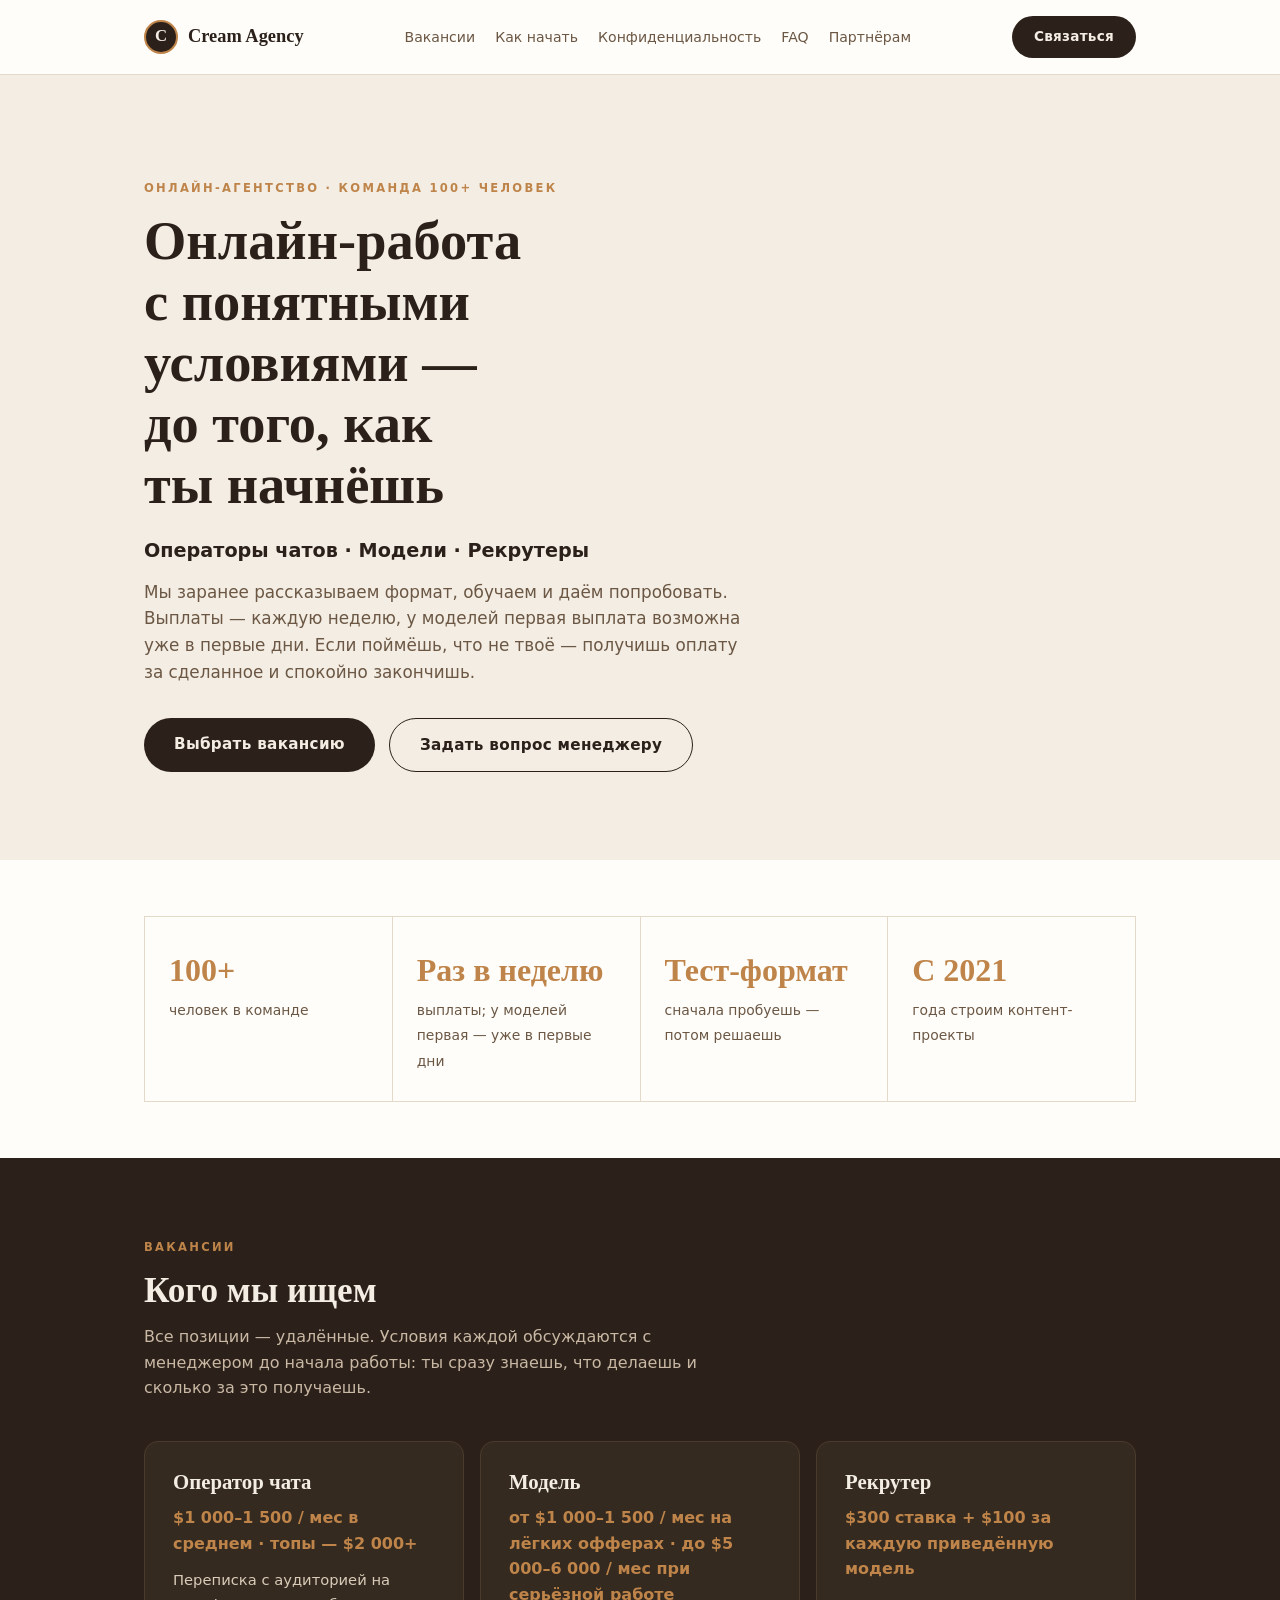
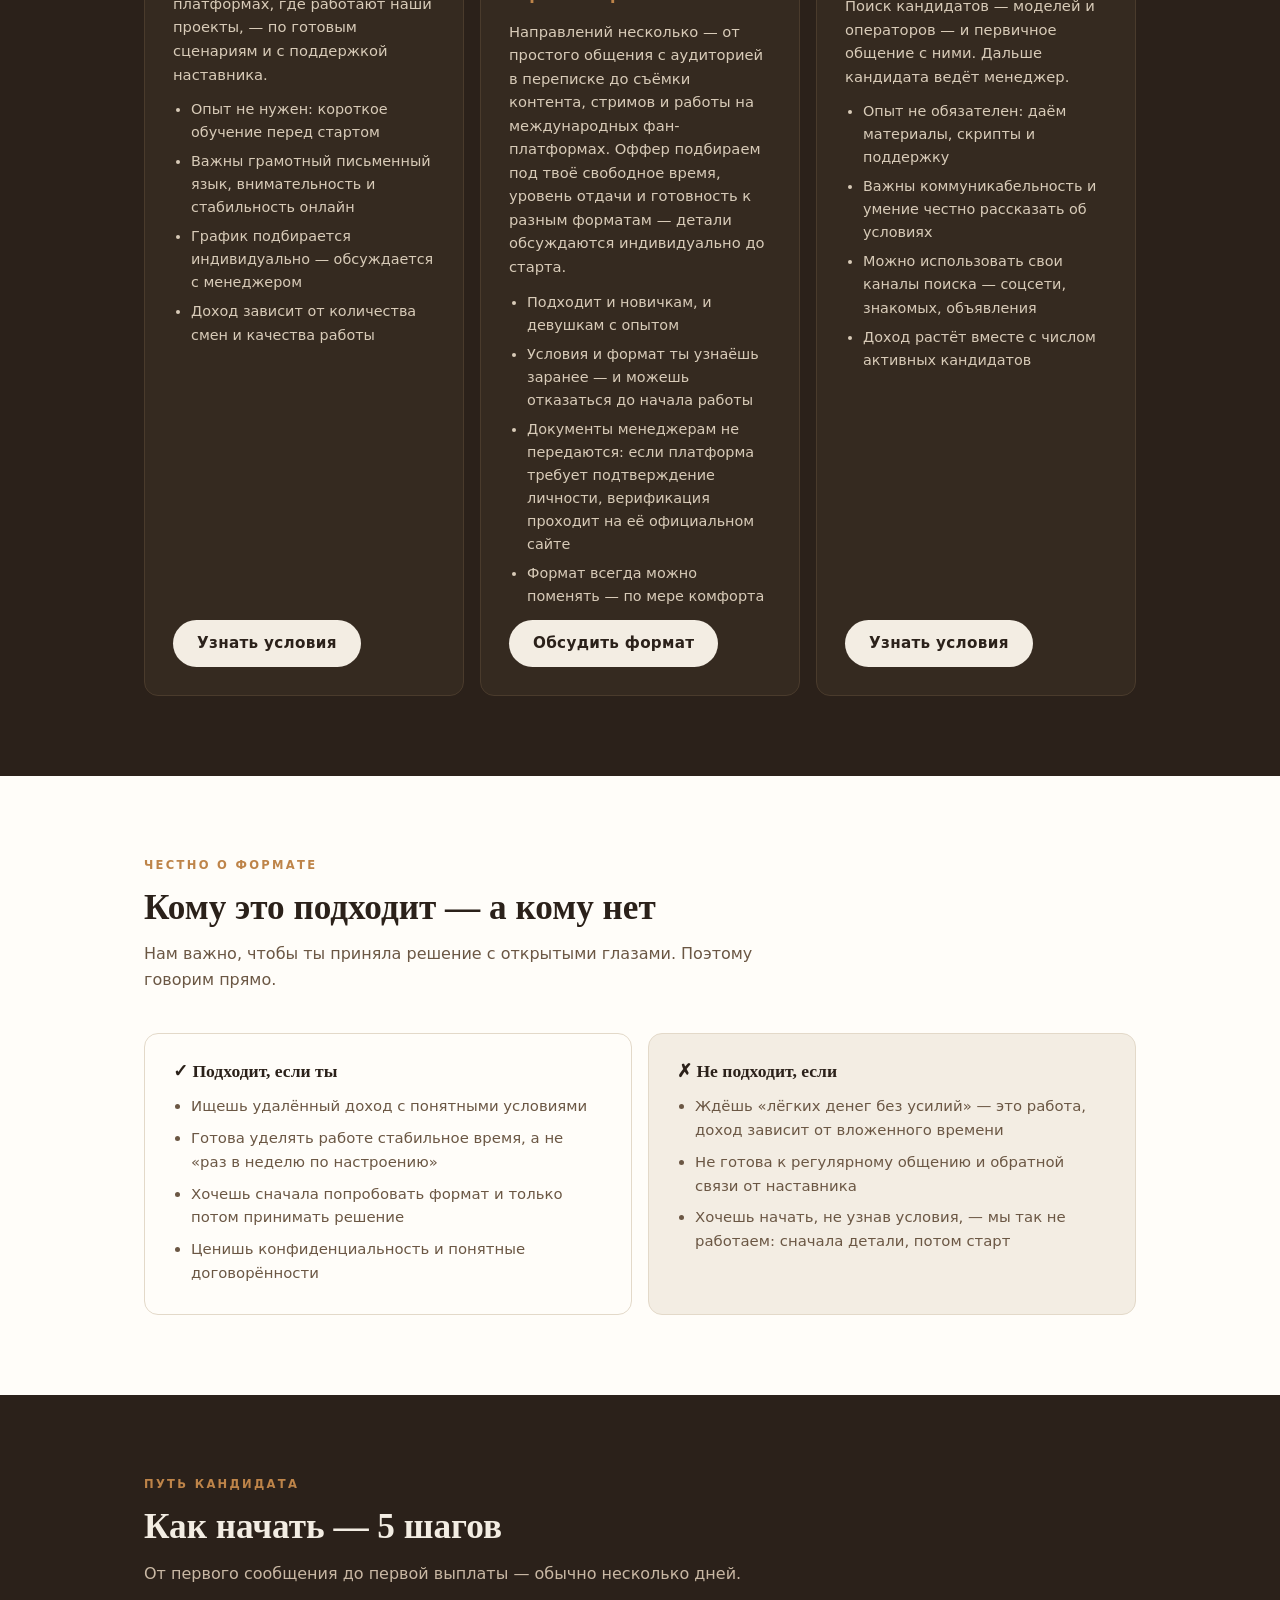
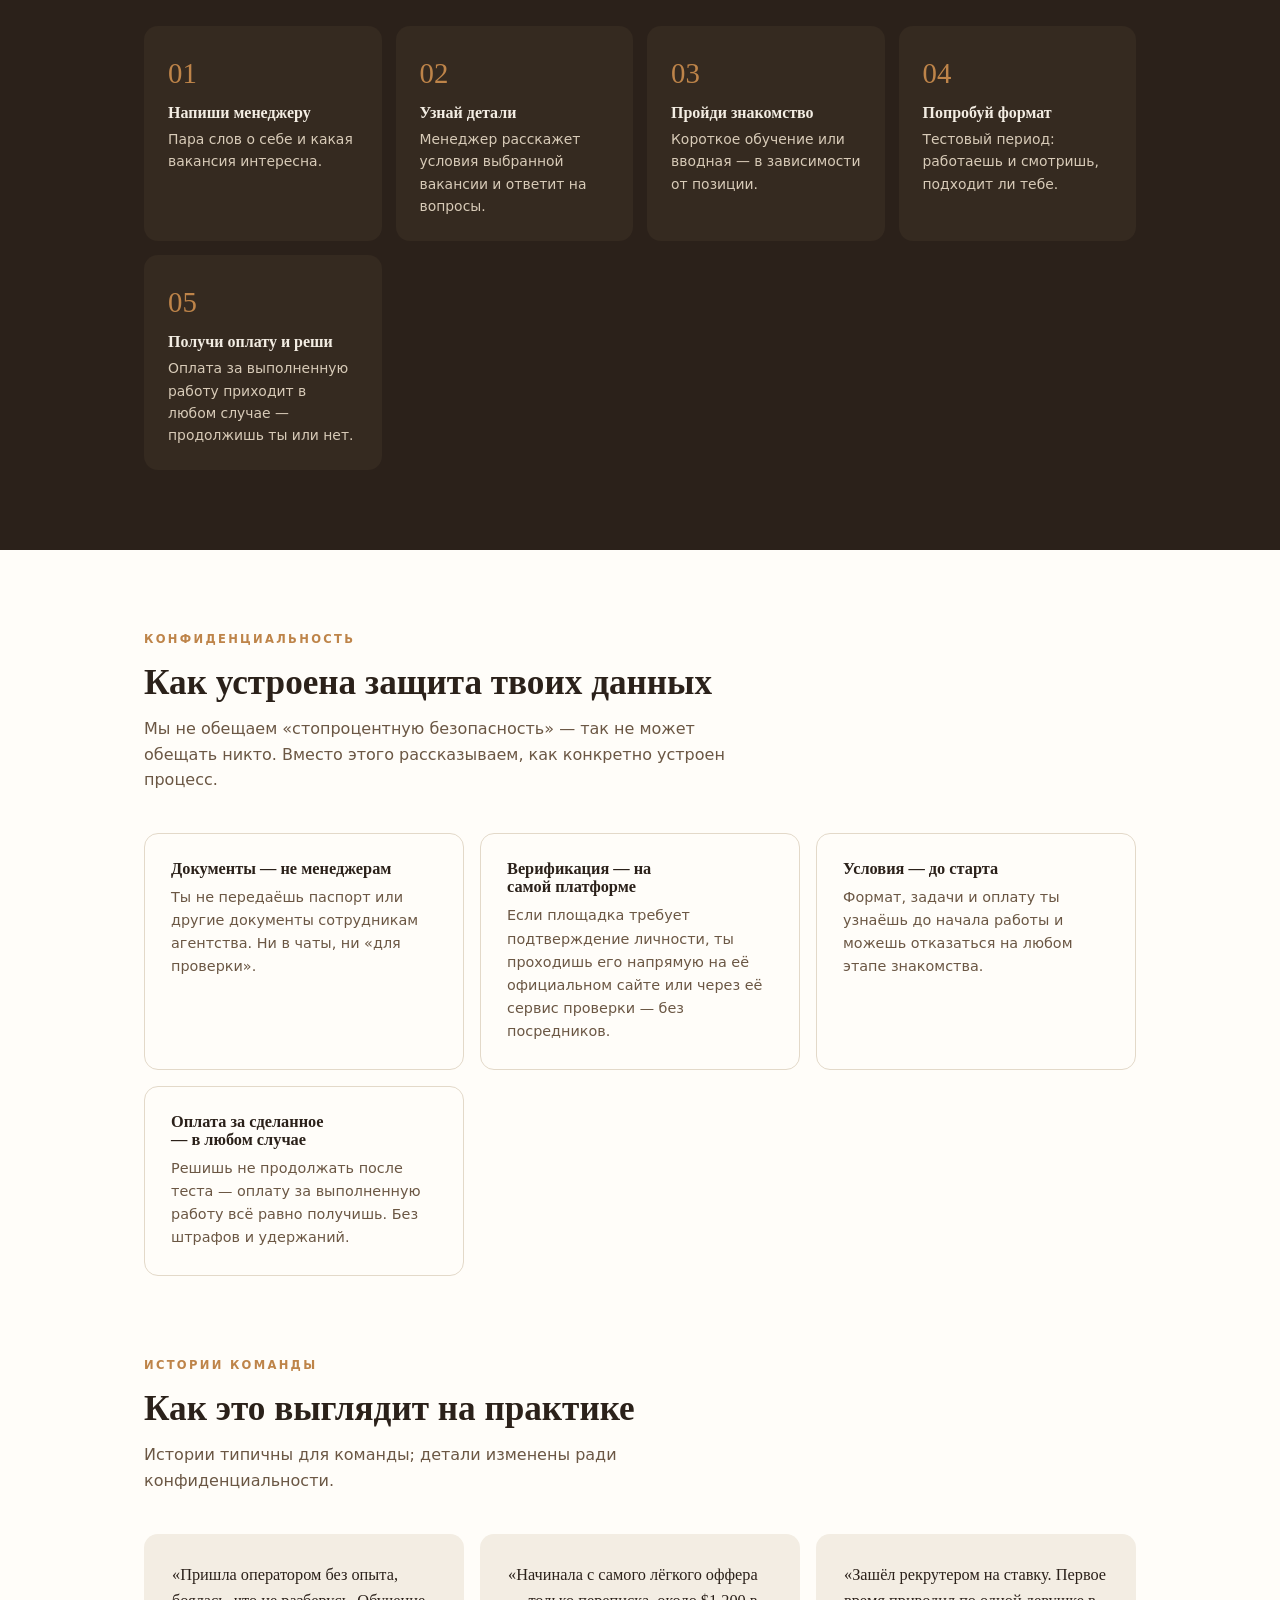
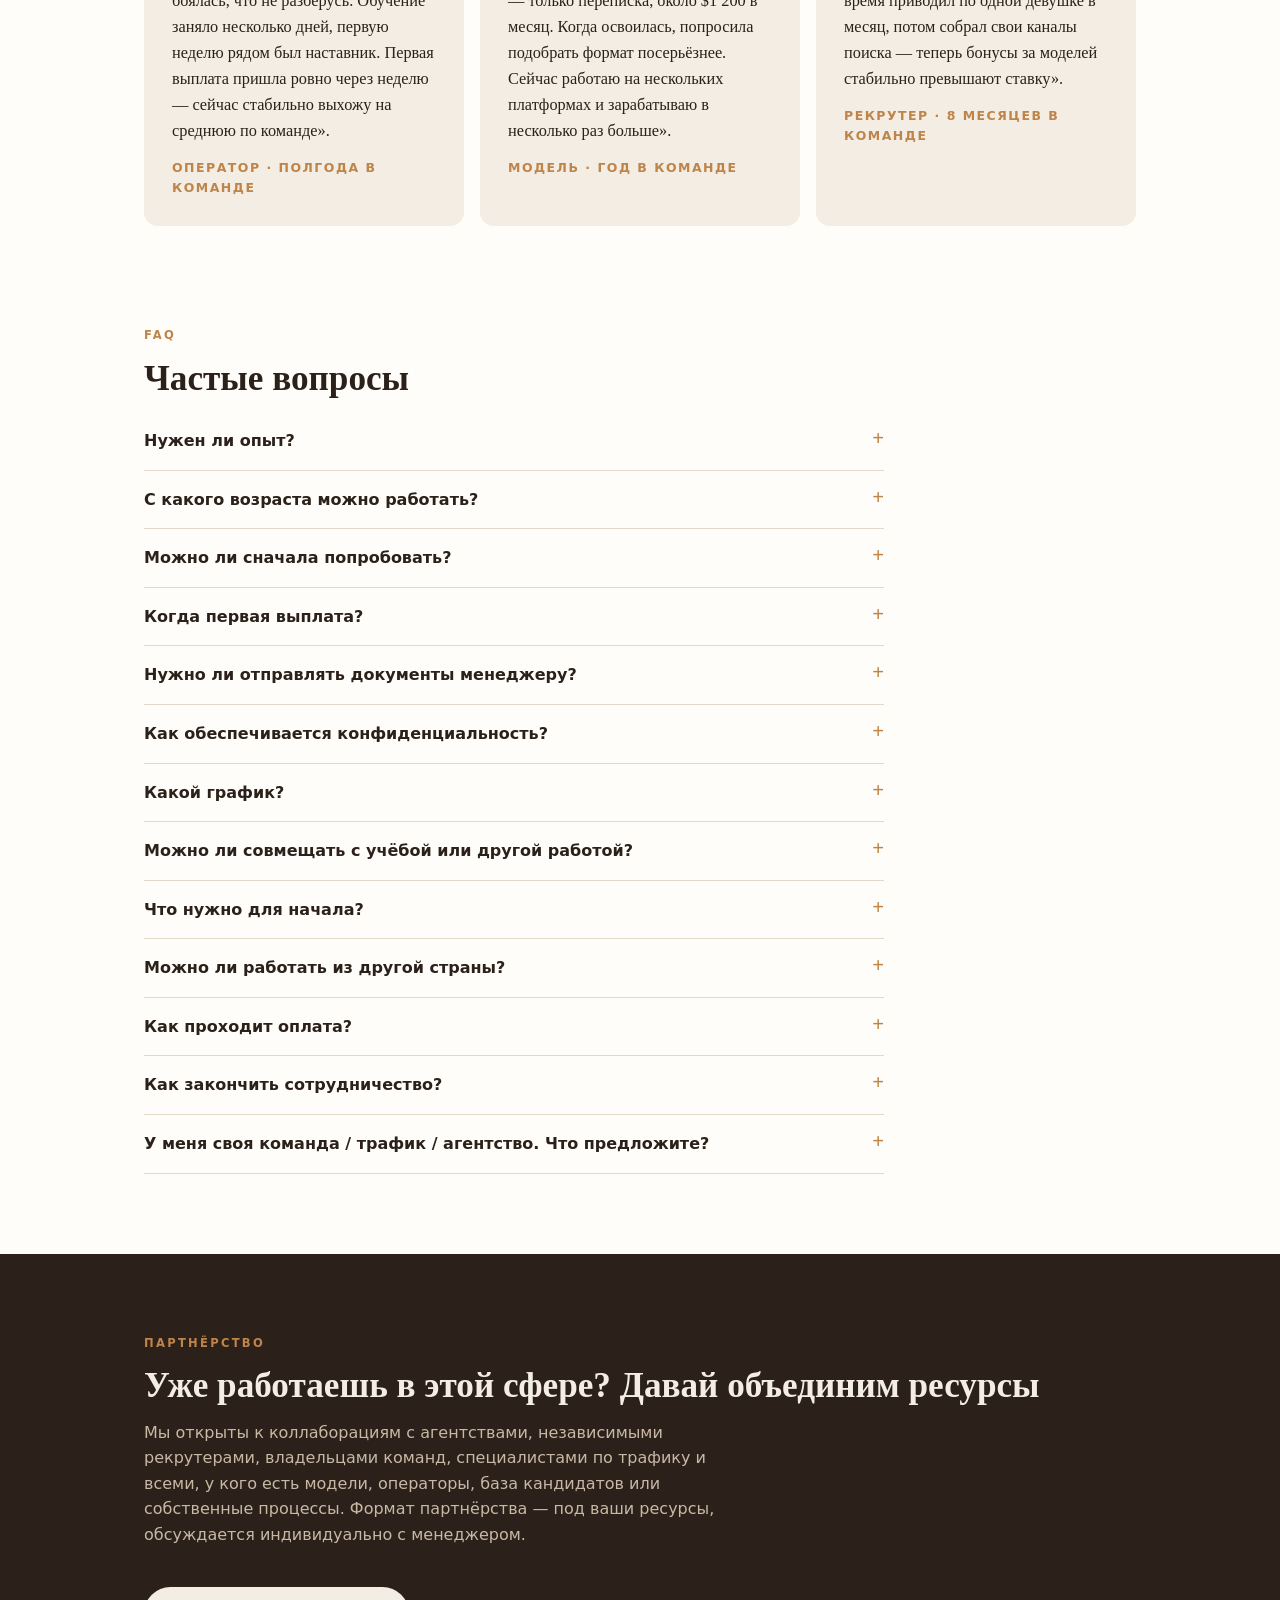
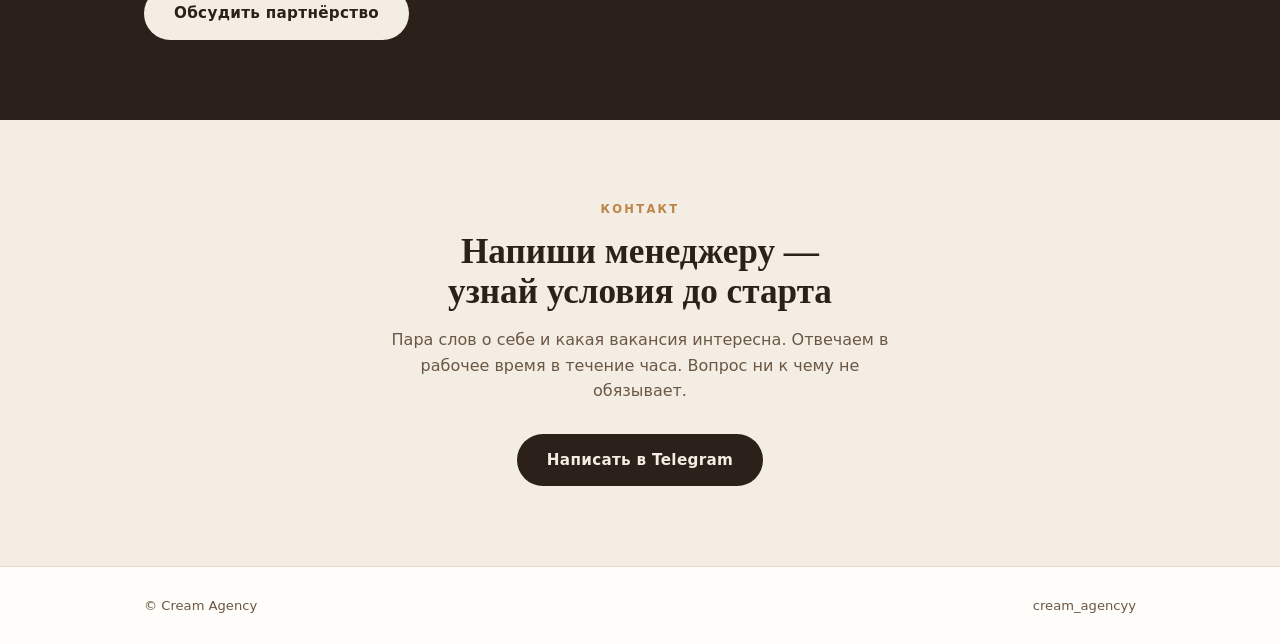
<file: index.html>
<!doctype html>
<html lang="ru">
<head>
<meta charset="utf-8">
<meta name="viewport" content="width=device-width, initial-scale=1">
<title>Cream Agency — онлайн-работа: операторы чатов, модели, рекрутеры</title>
<meta name="description" content="Удалённая работа с понятными условиями: операторы чатов, модели, рекрутеры. Обучение, наставник, выплаты каждую неделю. Узнай условия до старта — напиши менеджеру.">
<meta property="og:type" content="website">
<meta property="og:url" content="https://creamagencyy.com/">
<meta property="og:title" content="Cream Agency — онлайн-работа: операторы чатов, модели, рекрутеры">
<meta property="og:description" content="Удалённая работа с понятными условиями. Обучение, наставник, выплаты каждую неделю. Узнай условия до старта.">
<meta property="og:image" content="https://creamagencyy.com/og-image.png">
<meta name="twitter:card" content="summary">
<!-- Meta Pixel -->
<script>
!function(f,b,e,v,n,t,s)
{if(f.fbq)return;n=f.fbq=function(){n.callMethod?
n.callMethod.apply(n,arguments):n.queue.push(arguments)};
if(!f._fbq)f._fbq=n;n.push=n;n.loaded=!0;n.version='2.0';
n.queue=[];t=b.createElement(e);t.async=!0;
t.src=v;s=b.getElementsByTagName(e)[0];
s.parentNode.insertBefore(t,s)}(window,document,'script',
'https://connect.facebook.net/en_US/fbevents.js');
fbq('init', '1474831437740083');
fbq('track', 'PageView');
</script>
<noscript><img height="1" width="1" style="display:none" src="https://www.facebook.com/tr?id=1474831437740083&ev=PageView&noscript=1"></noscript>
<!-- End Meta Pixel -->
<!-- Google tag (gtag.js) -->
<script async src="https://www.googletagmanager.com/gtag/js?id=AW-18394571169"></script>
<script>
  window.dataLayer = window.dataLayer || [];
  function gtag(){dataLayer.push(arguments);}
  gtag('js', new Date());

  gtag('config', 'AW-18394571169');
</script>
<!-- End Google tag -->
<link rel="icon" href="/favicon.ico" sizes="any">
<link rel="icon" type="image/png" sizes="96x96" href="/favicon-96.png">
<link rel="apple-touch-icon" href="/apple-touch-icon.png">
<style>
:root{
  --cream:#F3EDE3; --milk:#FFFDF9; --espresso:#2B211A; --caramel:#BE8449; --cocoa:#6B5744; --line:#E3D9C9;
}
*{box-sizing:border-box; margin:0;}
html{scroll-behavior:smooth;}
body{background:var(--milk); color:var(--espresso); font-family:"Segoe UI",system-ui,sans-serif; line-height:1.6;}
h1,h2,h3{font-family:Georgia,"Times New Roman",serif; line-height:1.12; text-wrap:balance; font-weight:600;}
a{color:inherit;}
.wrap{max-width:1040px; margin:0 auto; padding:0 24px;}
.eyebrow{font-size:.72rem; letter-spacing:.2em; text-transform:uppercase; color:var(--caramel); font-weight:700; margin-bottom:14px;}
.btn{display:inline-block; background:var(--espresso); color:var(--cream); padding:14px 30px; border-radius:999px; text-decoration:none; font-weight:600; font-size:.95rem; letter-spacing:.02em; transition:opacity .15s;}
.btn:hover{opacity:.85;}
.btn.ghost{background:transparent; color:var(--espresso); border:1.5px solid var(--espresso);}
section{padding:80px 0;}
h2{font-size:clamp(1.6rem,3.5vw,2.2rem); margin-bottom:14px;}
.lead{color:var(--cocoa); max-width:60ch; margin-bottom:40px;}
.todo{background:#FCEFD9; border:1px dashed var(--caramel); color:#7A5A2E; font-size:.8rem; padding:3px 10px; border-radius:6px; display:inline-block;}

/* header */
header{position:sticky; top:0; background:rgba(255,253,249,.93); backdrop-filter:blur(8px); border-bottom:1px solid var(--line); z-index:10;}
.nav{display:flex; align-items:center; justify-content:space-between; padding:16px 24px; max-width:1040px; margin:0 auto;}
.logo{display:flex; align-items:center; gap:10px; font-family:Georgia,serif; font-size:1.15rem; font-weight:700; text-decoration:none;}
.logo .c{width:34px; height:34px; border-radius:50%; background:var(--espresso); color:var(--cream); display:flex; align-items:center; justify-content:center; font-size:1.05rem; border:2px solid var(--caramel);}
.nav nav{display:flex; gap:20px; font-size:.88rem;}
.nav nav a{text-decoration:none; color:var(--cocoa);}
.nav nav a:hover{color:var(--espresso);}
@media (max-width:720px){ .nav nav{display:none;} }

/* hero */
.hero{background:var(--cream); padding:104px 0 88px;}
.hero h1{font-size:clamp(2.1rem,5.2vw,3.4rem); max-width:19ch; margin-bottom:20px;}
.hero .sub{font-size:1.2rem; color:var(--espresso); font-weight:600; margin-bottom:12px; max-width:44ch;}
.hero p{font-size:1.05rem; max-width:56ch; color:var(--cocoa); margin-bottom:32px;}
.cta{display:flex; gap:14px; flex-wrap:wrap;}

/* цифры */
.stats{display:grid; grid-template-columns:repeat(auto-fit,minmax(190px,1fr)); gap:1px; background:var(--line); border:1px solid var(--line);}
.stat{background:var(--milk); padding:28px 24px;}
.stat b{display:block; font-family:Georgia,serif; font-size:2rem; color:var(--caramel); font-variant-numeric:tabular-nums;}
.stat span{font-size:.87rem; color:var(--cocoa);}

/* вакансии */
.dark{background:var(--espresso); color:var(--cream);}
.dark .eyebrow{color:var(--caramel);}
.dark .lead{color:#C9B8A4;}
.jobs{display:grid; grid-template-columns:repeat(auto-fit,minmax(280px,1fr)); gap:16px;}
.job{background:#352A20; border:1px solid #4A3B2C; border-radius:14px; padding:28px; display:flex; flex-direction:column; gap:12px;}
.job h3{font-size:1.3rem;}
.job .pay{color:var(--caramel); font-weight:700; font-variant-numeric:tabular-nums;}
.job p{font-size:.92rem; color:#D8CBB8;}
.job ul{padding-left:18px; font-size:.9rem; color:#D8CBB8; display:grid; gap:6px;}
.job .btn{margin-top:auto; align-self:flex-start; background:var(--cream); color:var(--espresso); padding:11px 24px;}

/* подходит / не подходит */
.fit{display:grid; grid-template-columns:repeat(auto-fit,minmax(300px,1fr)); gap:16px;}
.fitcol{border:1px solid var(--line); border-radius:14px; padding:28px; background:var(--milk);}
.fitcol.no{background:var(--cream);}
.fitcol h3{font-size:1.1rem; margin-bottom:14px;}
.fitcol ul{padding-left:18px; display:grid; gap:8px; font-size:.93rem; color:var(--cocoa);}

/* шаги */
.steps{display:grid; grid-template-columns:repeat(auto-fit,minmax(190px,1fr)); gap:14px; counter-reset:step;}
.step{background:var(--cream); border-radius:14px; padding:24px; counter-increment:step;}
.step::before{content:"0" counter(step); font-family:Georgia,serif; font-size:1.8rem; color:var(--caramel); display:block; margin-bottom:8px;}
.step h3{font-size:1rem; margin-bottom:6px;}
.step p{font-size:.87rem; color:var(--cocoa);}

/* конфиденциальность */
.privacy{display:grid; grid-template-columns:repeat(auto-fit,minmax(280px,1fr)); gap:16px;}
.pcard{border:1px solid var(--line); border-radius:14px; padding:26px; background:var(--milk);}
.pcard h3{font-size:1.02rem; margin-bottom:8px;}
.pcard p{font-size:.9rem; color:var(--cocoa);}

/* кейсы */
.cases{display:grid; grid-template-columns:repeat(auto-fit,minmax(280px,1fr)); gap:16px;}
.case{background:var(--cream); border-radius:14px; padding:28px;}
.case p{font-family:Georgia,serif; font-size:1.02rem; margin-bottom:14px;}
.case .who{font-size:.78rem; letter-spacing:.12em; text-transform:uppercase; color:var(--caramel); font-weight:700;}

/* faq */
.faq{max-width:740px;}
details{border-bottom:1px solid var(--line); padding:16px 0;}
summary{cursor:pointer; font-weight:600; font-size:1rem; list-style:none; display:flex; justify-content:space-between; gap:14px;}
summary::after{content:"+"; font-family:Georgia,serif; color:var(--caramel); font-size:1.3rem; line-height:1;}
details[open] summary::after{content:"–";}
details p{margin-top:10px; color:var(--cocoa); font-size:.93rem; max-width:62ch;}

/* финал */
.final{background:var(--cream); text-align:center;}
.final h2{max-width:24ch; margin:0 auto 16px;}
.final p{max-width:50ch; margin:0 auto 30px; color:var(--cocoa);}
footer{padding:28px 0; border-top:1px solid var(--line); font-size:.82rem; color:var(--cocoa);}
footer .wrap{display:flex; justify-content:space-between; gap:14px; flex-wrap:wrap;}

/* ── мобильная версия ── */
.mobilebar{display:none;}
@media (max-width:640px){
  section{padding:52px 0;}
  .wrap{padding:0 18px;}
  .hero{padding:64px 0 56px;}
  .hero h1{font-size:2rem;}
  .hero .sub{font-size:1.05rem;}
  .hero p{font-size:.98rem;}
  h2{font-size:1.5rem;}
  .lead{margin-bottom:28px; font-size:.95rem;}
  .cta{flex-direction:column;}
  .cta .btn{text-align:center; width:100%; padding:15px 20px;}
  .stats{grid-template-columns:1fr 1fr;}
  .stat{padding:20px 16px;}
  .stat b{font-size:1.5rem;}
  .stat span{font-size:.8rem;}
  .job,.fitcol,.pcard,.case{padding:22px;}
  .job .btn{align-self:stretch; text-align:center;}
  .steps{grid-template-columns:1fr;}
  .step{display:grid; grid-template-columns:auto 1fr; gap:4px 16px; align-items:start; padding:18px 20px;}
  .step::before{grid-row:1 / span 2; font-size:1.5rem; margin:0;}
  .nav{padding:12px 18px;}
  .nav > .btn{display:none;}
  summary{font-size:.95rem;}
  body{padding-bottom:74px;}
  .mobilebar{display:block; position:fixed; left:0; right:0; bottom:0; z-index:20; background:rgba(255,253,249,.95); backdrop-filter:blur(8px); border-top:1px solid var(--line); padding:12px 18px;}
  .mobilebar .btn{display:block; text-align:center; width:100%; padding:14px;}
}
</style>
</head>
<body>

<header>
  <div class="nav">
    <a class="logo" href="#"><span class="c">C</span>Cream Agency</a>
    <nav>
      <a href="#jobs">Вакансии</a>
      <a href="#how">Как начать</a>
      <a href="#privacy">Конфиденциальность</a>
      <a href="#faq">FAQ</a>
      <a href="#partners">Партнёрам</a>
    </nav>
    <a class="btn" href="#contact" style="padding:10px 22px; font-size:.85rem;" data-meta-event="lead" data-btn="Связаться" data-loc="header" data-dest="contact_section">Связаться</a>
  </div>
</header>

<!-- ═══ 1. Первый экран ═══ -->
<section class="hero">
  <div class="wrap">
    <div class="eyebrow">Онлайн-агентство · команда 100+ человек</div>
    <h1>Онлайн-работа с понятными условиями — до того, как ты начнёшь</h1>
    <div class="sub">Операторы чатов · Модели · Рекрутеры</div>
    <p>Мы заранее рассказываем формат, обучаем и даём попробовать. Выплаты — каждую неделю, у моделей первая выплата возможна уже в первые дни. Если поймёшь, что не твоё — получишь оплату за сделанное и спокойно закончишь.</p>
    <div class="cta">
      <a class="btn" href="#jobs" data-meta-event="lead" data-btn="Выбрать вакансию" data-loc="hero" data-dest="jobs_section">Выбрать вакансию</a>
      <a class="btn ghost" href="#contact" data-meta-event="lead" data-btn="Задать вопрос менеджеру" data-loc="hero" data-dest="contact_section">Задать вопрос менеджеру</a>
    </div>
  </div>
</section>

<!-- ═══ 2. Факты ═══ -->
<section style="padding:56px 0;">
  <div class="wrap">
    <div class="stats">
      <div class="stat"><b>100+</b><span>человек в команде</span></div>
      <div class="stat"><b>Раз в неделю</b><span>выплаты; у моделей первая — уже в первые дни</span></div>
      <div class="stat"><b>Тест-формат</b><span>сначала пробуешь — потом решаешь</span></div>
      <div class="stat"><b>С 2021</b><span>года строим контент-проекты</span></div>
    </div>
  </div>
</section>

<!-- ═══ 3. Вакансии ═══ -->
<section class="dark" id="jobs">
  <div class="wrap">
    <div class="eyebrow">Вакансии</div>
    <h2>Кого мы ищем</h2>
    <p class="lead">Все позиции — удалённые. Условия каждой обсуждаются с менеджером до начала работы: ты сразу знаешь, что делаешь и сколько за это получаешь.</p>
    <div class="jobs">

      <div class="job">
        <h3>Оператор чата</h3>
        <div class="pay">$1 000–1 500 / мес в среднем · топы — $2 000+</div>
        <p>Переписка с аудиторией на платформах, где работают наши проекты, — по готовым сценариям и с поддержкой наставника.</p>
        <ul>
          <li>Опыт не нужен: короткое обучение перед стартом</li>
          <li>Важны грамотный письменный язык, внимательность и стабильность онлайн</li>
          <li>График подбирается индивидуально — обсуждается с менеджером</li>
          <li>Доход зависит от количества смен и качества работы</li>
        </ul>
        <a class="btn" href="#contact" data-meta-event="lead" data-btn="Узнать условия — Оператор" data-loc="jobs" data-dest="contact_section">Узнать условия</a>
      </div>

      <div class="job">
        <h3>Модель</h3>
        <div class="pay">от $1 000–1 500 / мес на лёгких офферах · до $5 000–6 000 / мес при серьёзной работе</div>
        <p>Направлений несколько — от простого общения с аудиторией в переписке до съёмки контента, стримов и работы на международных фан-платформах. Оффер подбираем под твоё свободное время, уровень отдачи и готовность к разным форматам — детали обсуждаются индивидуально до старта.</p>
        <ul>
          <li>Подходит и новичкам, и девушкам с опытом</li>
          <li>Условия и формат ты узнаёшь заранее — и можешь отказаться до начала работы</li>
          <li>Документы менеджерам не передаются: если платформа требует подтверждение личности, верификация проходит на её официальном сайте</li>
          <li>Формат всегда можно поменять — по мере комфорта</li>
        </ul>
        <a class="btn" href="#contact" data-meta-event="lead" data-btn="Обсудить формат — Модель" data-loc="jobs" data-dest="contact_section">Обсудить формат</a>
      </div>

      <div class="job">
        <h3>Рекрутер</h3>
        <div class="pay">$300 ставка + $100 за каждую приведённую модель</div>
        <p>Поиск кандидатов — моделей и операторов — и первичное общение с ними. Дальше кандидата ведёт менеджер.</p>
        <ul>
          <li>Опыт не обязателен: даём материалы, скрипты и поддержку</li>
          <li>Важны коммуникабельность и умение честно рассказать об условиях</li>
          <li>Можно использовать свои каналы поиска — соцсети, знакомых, объявления</li>
          <li>Доход растёт вместе с числом активных кандидатов</li>
        </ul>
        <a class="btn" href="#contact" data-meta-event="lead" data-btn="Узнать условия — Рекрутер" data-loc="jobs" data-dest="contact_section">Узнать условия</a>
      </div>

    </div>
  </div>
</section>

<!-- ═══ 4. Кому подходит / не подходит ═══ -->
<section>
  <div class="wrap">
    <div class="eyebrow">Честно о формате</div>
    <h2>Кому это подходит — а кому нет</h2>
    <p class="lead">Нам важно, чтобы ты приняла решение с открытыми глазами. Поэтому говорим прямо.</p>
    <div class="fit">
      <div class="fitcol">
        <h3>✓ Подходит, если ты</h3>
        <ul>
          <li>Ищешь удалённый доход с понятными условиями</li>
          <li>Готова уделять работе стабильное время, а не «раз в неделю по настроению»</li>
          <li>Хочешь сначала попробовать формат и только потом принимать решение</li>
          <li>Ценишь конфиденциальность и понятные договорённости</li>
        </ul>
      </div>
      <div class="fitcol no">
        <h3>✗ Не подходит, если</h3>
        <ul>
          <li>Ждёшь «лёгких денег без усилий» — это работа, доход зависит от вложенного времени</li>
          <li>Не готова к регулярному общению и обратной связи от наставника</li>
          <li>Хочешь начать, не узнав условия, — мы так не работаем: сначала детали, потом старт</li>
        </ul>
      </div>
    </div>
  </div>
</section>

<!-- ═══ 5. Как начать ═══ -->
<section class="dark" id="how">
  <div class="wrap">
    <div class="eyebrow">Путь кандидата</div>
    <h2>Как начать — 5 шагов</h2>
    <p class="lead">От первого сообщения до первой выплаты — обычно несколько дней.</p>
    <div class="steps">
      <div class="step" style="background:#352A20;"><h3>Напиши менеджеру</h3><p style="color:#D8CBB8;">Пара слов о себе и какая вакансия интересна.</p></div>
      <div class="step" style="background:#352A20;"><h3>Узнай детали</h3><p style="color:#D8CBB8;">Менеджер расскажет условия выбранной вакансии и ответит на вопросы.</p></div>
      <div class="step" style="background:#352A20;"><h3>Пройди знакомство</h3><p style="color:#D8CBB8;">Короткое обучение или вводная — в зависимости от позиции.</p></div>
      <div class="step" style="background:#352A20;"><h3>Попробуй формат</h3><p style="color:#D8CBB8;">Тестовый период: работаешь и смотришь, подходит ли тебе.</p></div>
      <div class="step" style="background:#352A20;"><h3>Получи оплату и реши</h3><p style="color:#D8CBB8;">Оплата за выполненную работу приходит в любом случае — продолжишь ты или нет.</p></div>
    </div>
  </div>
</section>

<!-- ═══ 6. Конфиденциальность и верификация ═══ -->
<section id="privacy">
  <div class="wrap">
    <div class="eyebrow">Конфиденциальность</div>
    <h2>Как устроена защита твоих данных</h2>
    <p class="lead">Мы не обещаем «стопроцентную безопасность» — так не может обещать никто. Вместо этого рассказываем, как конкретно устроен процесс.</p>
    <div class="privacy">
      <div class="pcard"><h3>Документы — не менеджерам</h3><p>Ты не передаёшь паспорт или другие документы сотрудникам агентства. Ни в чаты, ни «для проверки».</p></div>
      <div class="pcard"><h3>Верификация — на самой платформе</h3><p>Если площадка требует подтверждение личности, ты проходишь его напрямую на её официальном сайте или через её сервис проверки — без посредников.</p></div>
      <div class="pcard"><h3>Условия — до старта</h3><p>Формат, задачи и оплату ты узнаёшь до начала работы и можешь отказаться на любом этапе знакомства.</p></div>
      <div class="pcard"><h3>Оплата за сделанное — в любом случае</h3><p>Решишь не продолжать после теста — оплату за выполненную работу всё равно получишь. Без штрафов и удержаний.</p></div>
    </div>
  </div>
</section>

<!-- ═══ 7. Кейсы (шаблоны — заменить реальными) ═══ -->
<section style="padding-top:0;">
  <div class="wrap">
    <div class="eyebrow">Истории команды</div>
    <h2>Как это выглядит на практике</h2>
    <p class="lead">Истории типичны для команды; детали изменены ради конфиденциальности.</p>
    <div class="cases">
      <div class="case"><p>«Пришла оператором без опыта, боялась, что не разберусь. Обучение заняло несколько дней, первую неделю рядом был наставник. Первая выплата пришла ровно через неделю — сейчас стабильно выхожу на среднюю по команде».</p><div class="who">Оператор · полгода в команде</div></div>
      <div class="case"><p>«Начинала с самого лёгкого оффера — только переписка, около $1 200 в месяц. Когда освоилась, попросила подобрать формат посерьёзнее. Сейчас работаю на нескольких платформах и зарабатываю в несколько раз больше».</p><div class="who">Модель · год в команде</div></div>
      <div class="case"><p>«Зашёл рекрутером на ставку. Первое время приводил по одной девушке в месяц, потом собрал свои каналы поиска — теперь бонусы за моделей стабильно превышают ставку».</p><div class="who">Рекрутер · 8 месяцев в команде</div></div>
    </div>
  </div>
</section>

<!-- ═══ 8. FAQ ═══ -->
<section id="faq" style="padding-top:20px;">
  <div class="wrap">
    <div class="eyebrow">FAQ</div>
    <h2>Частые вопросы</h2>
    <div class="faq">
      <details><summary>Нужен ли опыт?</summary><p>Нет. Для операторов и рекрутеров есть обучение и материалы, для моделей — сопровождение и наставник. Опыт ускоряет старт, но не обязателен.</p></details>
      <details><summary>С какого возраста можно работать?</summary><p>С 18 лет — как и на любой работе с международными платформами.</p></details>
      <details><summary>Можно ли сначала попробовать?</summary><p>Да, так и устроен процесс: короткое знакомство, тестовый период, и только потом решение о продолжении. Оплату за выполненную работу ты получишь в любом случае.</p></details>
      <details><summary>Когда первая выплата?</summary><p>Выплаты проходят каждую неделю. У моделей первая выплата возможна уже в первые дни работы.</p></details>
      <details><summary>Нужно ли отправлять документы менеджеру?</summary><p>Нет. Документы сотрудникам агентства не передаются. Если платформа требует верификацию, ты проходишь её напрямую на официальном сайте платформы.</p></details>
      <details><summary>Как обеспечивается конфиденциальность?</summary><p>Условия обсуждаются лично с менеджером, документы через агентство не проходят, а форматы работы (в том числе степень публичности) обсуждаются индивидуально до старта.</p></details>
      <details><summary>Какой график?</summary><p>Зависит от позиции: у операторов смены, у рекрутеров свободный график, у моделей — под твоё свободное время. Конкретные варианты обсуждаются с менеджером.</p></details>
      <details><summary>Можно ли совмещать с учёбой или другой работой?</summary><p>Да, при условии, что ты можешь уделять работе стабильное оговорённое время.</p></details>
      <details><summary>Что нужно для начала?</summary><p>Смартфон или ноутбук, стабильный интернет и время на короткое обучение. Если для позиции нужно что-то ещё — менеджер скажет заранее.</p></details>
      <details><summary>Можно ли работать из другой страны?</summary><p>В большинстве случаев география не мешает — зависит от вакансии и платформы. Уточни свою ситуацию у менеджера.</p></details>
      <details><summary>Как проходит оплата?</summary><p>Способ выплат подбирается удобный для тебя — детали обсудишь с менеджером до старта.</p></details>
      <details><summary>Как закончить сотрудничество?</summary><p>Предупреждаешь менеджера, завершаешь начатые задачи и получаешь оплату за выполненную работу. Без штрафов и удержаний.</p></details>
      <details><summary>У меня своя команда / трафик / агентство. Что предложите?</summary><p>Напиши менеджеру с пометкой «партнёрство» — форматы коллаборации обсуждаем индивидуально. Подробнее в блоке ниже.</p></details>
    </div>
  </div>
</section>

<!-- ═══ 9. Партнёрство ═══ -->
<section class="dark" id="partners">
  <div class="wrap">
    <div class="eyebrow">Партнёрство</div>
    <h2>Уже работаешь в этой сфере? Давай объединим ресурсы</h2>
    <p class="lead">Мы открыты к коллаборациям с агентствами, независимыми рекрутерами, владельцами команд, специалистами по трафику и всеми, у кого есть модели, операторы, база кандидатов или собственные процессы. Формат партнёрства — под ваши ресурсы, обсуждается индивидуально с менеджером.</p>
    <a class="btn" style="background:var(--cream); color:var(--espresso);" href="#contact" data-meta-event="lead" data-btn="Обсудить партнёрство" data-loc="partners" data-dest="contact_section">Обсудить партнёрство</a>
  </div>
</section>

<!-- ═══ 10. Финальный CTA ═══ -->
<section class="final" id="contact">
  <div class="wrap">
    <div class="eyebrow">Контакт</div>
    <h2>Напиши менеджеру — узнай условия до старта</h2>
    <p>Пара слов о себе и какая вакансия интересна. Отвечаем в рабочее время в течение часа. Вопрос ни к чему не обязывает.</p>
    <div class="cta" style="justify-content:center;">
      <a class="btn" href="https://t.me/crystaliiiikkm" target="_blank" rel="noopener" data-meta-event="lead" data-btn="Написать в Telegram" data-loc="final" data-dest="telegram">Написать в Telegram</a>
    </div>
  </div>
</section>

<footer>
  <div class="wrap">
    <span>© Cream Agency</span>
    <span>cream_agencyy</span>
  </div>
</footer>

<div class="mobilebar"><a class="btn" href="https://t.me/crystaliiiikkm" target="_blank" rel="noopener" data-meta-event="lead" data-btn="Написать менеджеру в Telegram" data-loc="mobilebar" data-dest="telegram">Написать менеджеру в Telegram</a></div>

<script>
(function(){
  var LEAD_KEY = 'cream_lead_sent';
  var ADS_KEY = 'cream_ads_conv_sent';
  var ADS_SEND_TO = 'AW-18394571169/a4uWCIO2juMcEKHDm8NE';

  function alreadySent(key){
    try { return sessionStorage.getItem(key) === '1'; } catch(err) { return false; }
  }
  function markSent(key){
    try { sessionStorage.setItem(key, '1'); } catch(err) {}
  }

  document.addEventListener('click', function(e){
    var el = e.target.closest('[data-meta-event="lead"]');
    if(!el) return;
    var params = {
      content_name: el.getAttribute('data-btn') || '',
      button_location: el.getAttribute('data-loc') || '',
      destination: el.getAttribute('data-dest') || ''
    };

    // Meta: Lead — один раз за сессию, чтобы не завышать конверсии
    if(typeof fbq === 'function'){
      if(!alreadySent(LEAD_KEY)){
        fbq('track', 'Lead', params);
        markSent(LEAD_KEY);
      }
      // CTAClick — каждый клик, для детальной аналитики по кнопкам
      fbq('trackCustom', 'CTAClick', params);
    }

    // Google Ads: конверсия — тоже один раз за сессию (учёт "Одна")
    if(typeof gtag === 'function' && !alreadySent(ADS_KEY)){
      gtag('event', 'conversion', {
        send_to: ADS_SEND_TO,
        value: 50,
        currency: 'PLN'
      });
      markSent(ADS_KEY);
    }
  });
})();
</script>

</body>
</html>
</file>
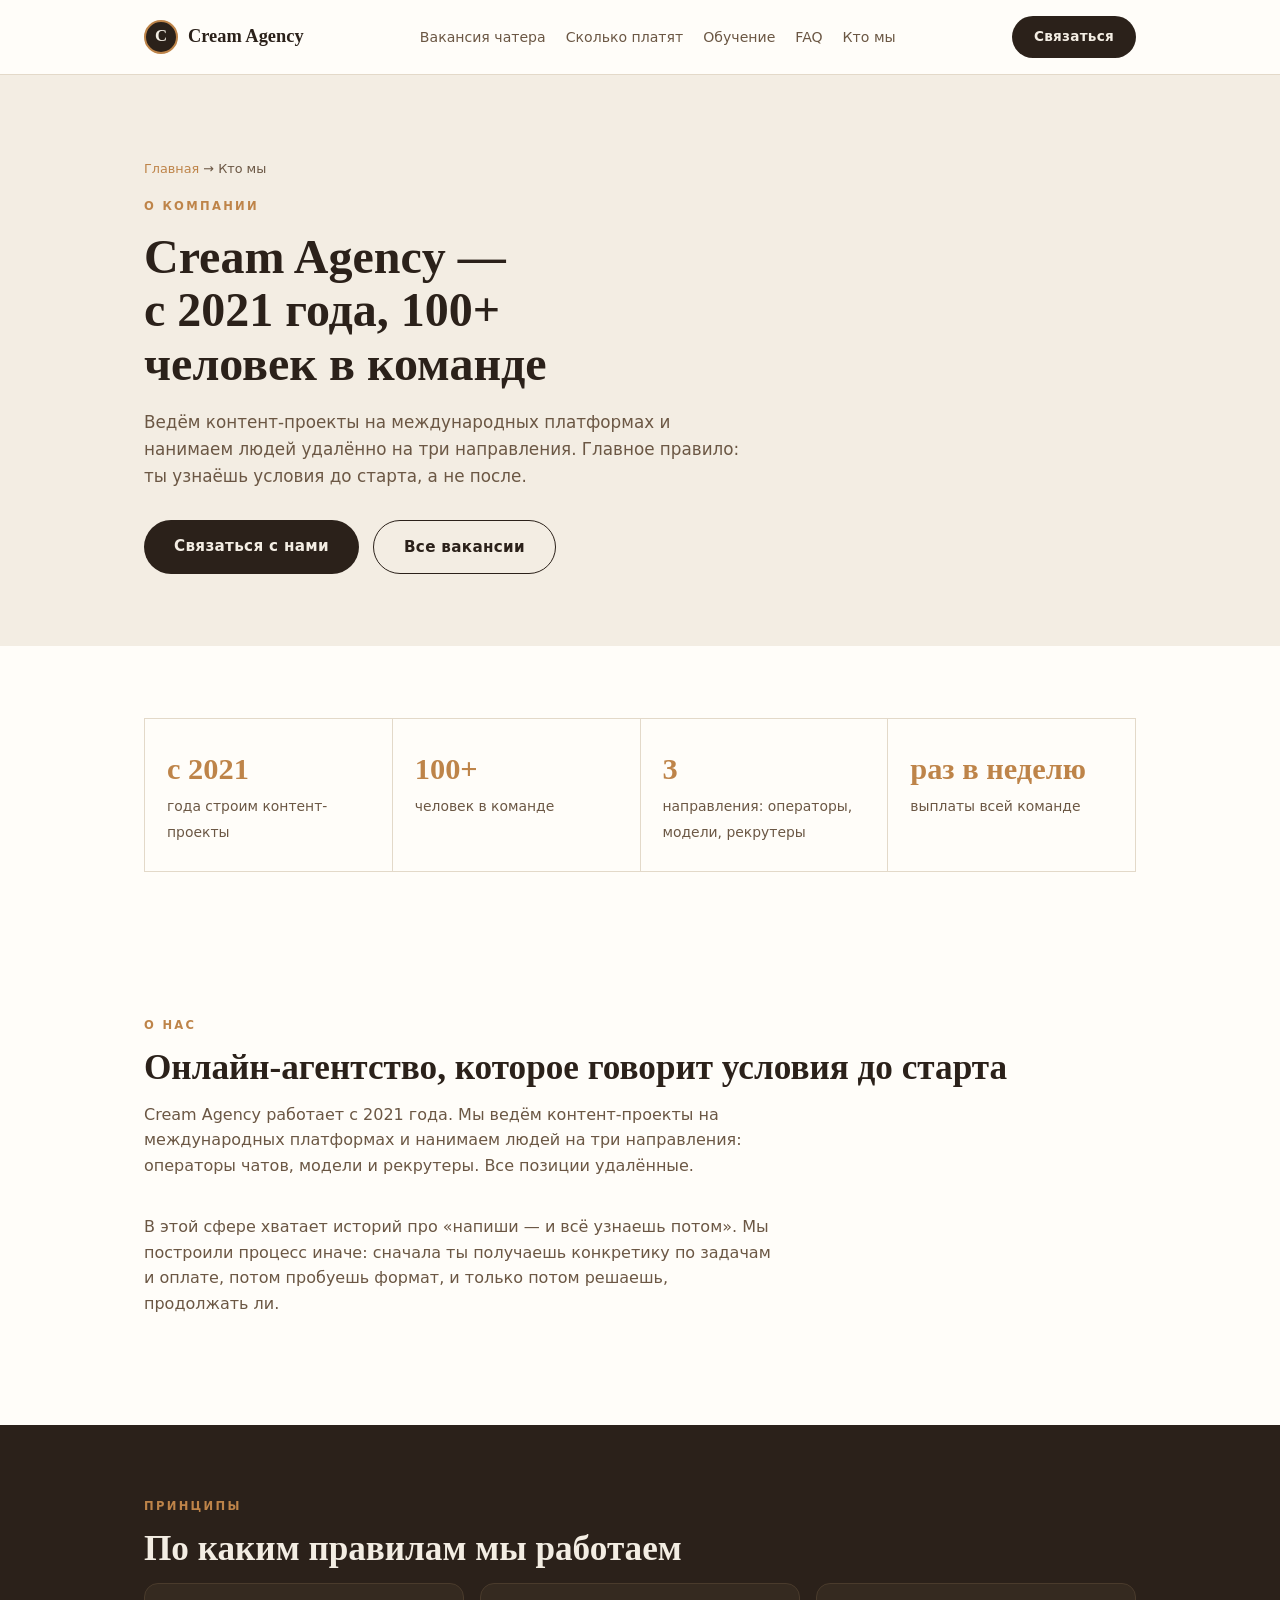
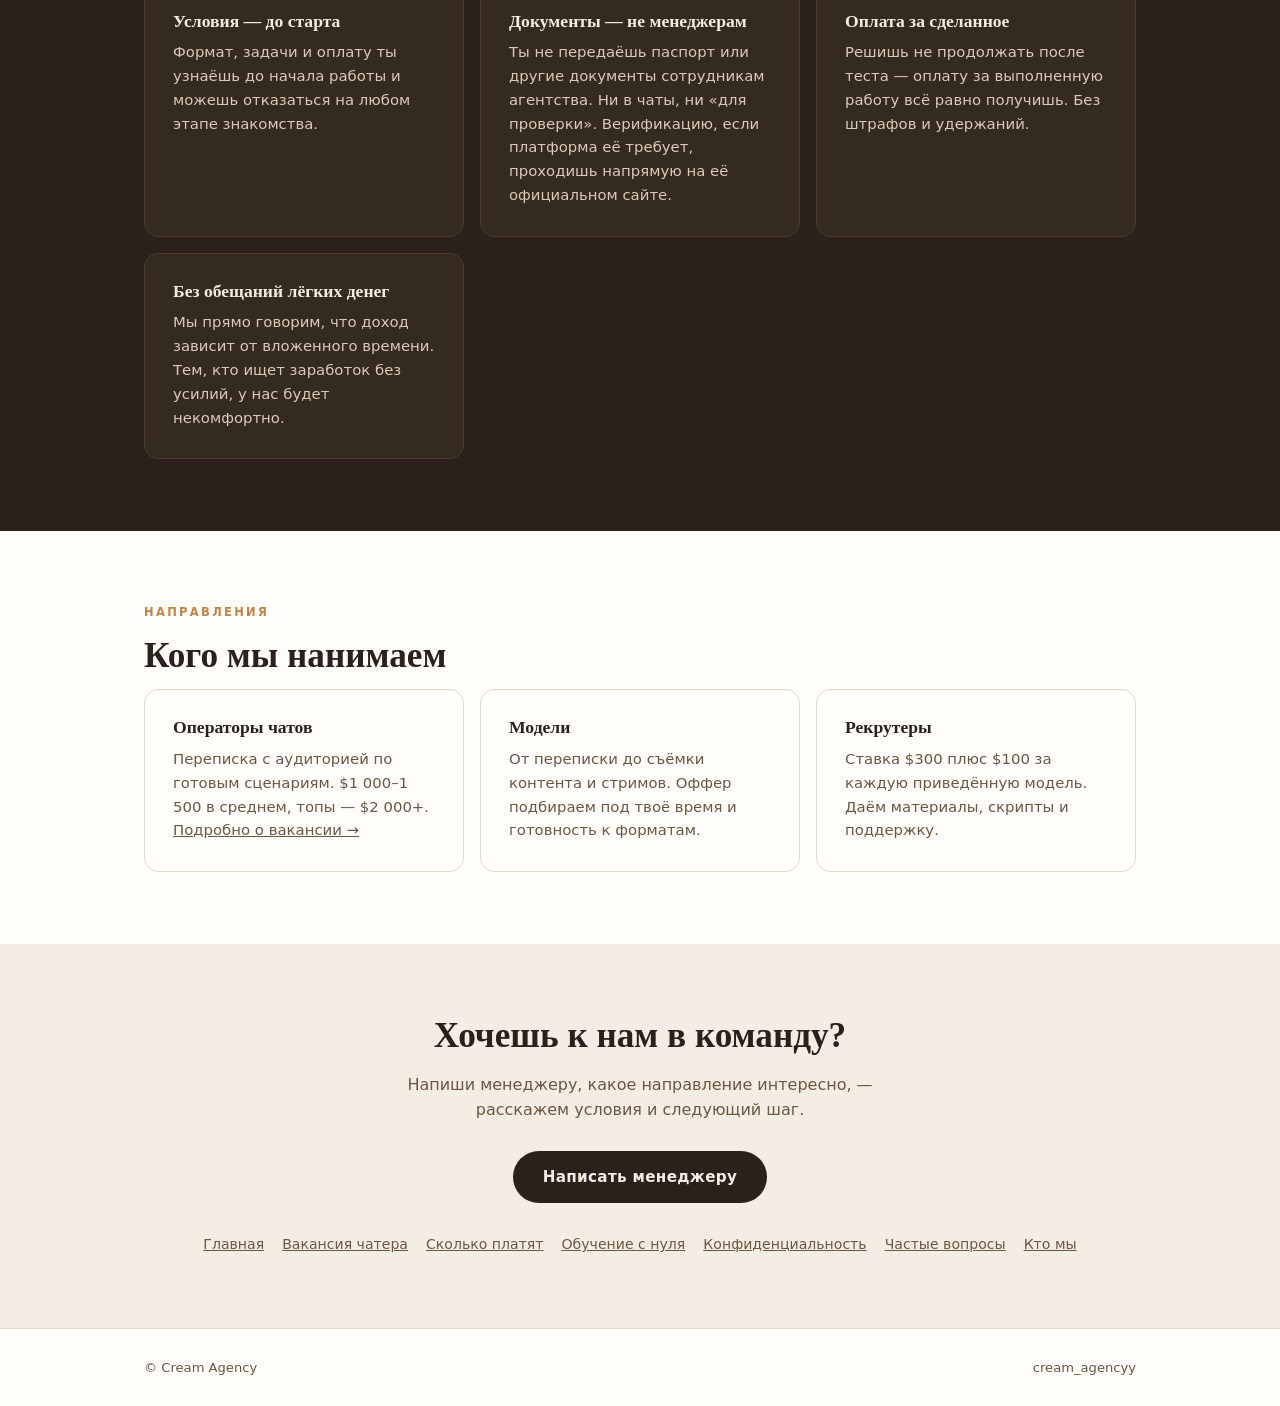
<file: about/index.html>
<!doctype html>
<html lang="ru">
<head>
<meta charset="utf-8">
<meta name="viewport" content="width=device-width, initial-scale=1">
<title>Кто мы — Cream Agency, онлайн-агентство с 2021 года</title>
<meta name="description" content="Cream Agency работает с 2021 года, в команде 100+ человек. Нанимаем операторов чатов, моделей и рекрутеров удалённо. Условия называем до старта работы.">
<link rel="canonical" href="https://creamagencyy.com/about/">
<meta property="og:type" content="website">
<meta property="og:url" content="https://creamagencyy.com/about/">
<meta property="og:title" content="Кто мы — Cream Agency">
<meta property="og:description" content="С 2021 года, 100+ человек в команде. Условия называем до старта, документы через агентство не проходят.">
<meta property="og:image" content="https://creamagencyy.com/og-image.png">
<meta name="twitter:card" content="summary">
<link rel="icon" href="/favicon.ico" sizes="any">
<link rel="icon" type="image/png" sizes="96x96" href="/favicon-96.png">
<link rel="apple-touch-icon" href="/apple-touch-icon.png">
<!-- Meta Pixel -->
<script>
!function(f,b,e,v,n,t,s)
{if(f.fbq)return;n=f.fbq=function(){n.callMethod?
n.callMethod.apply(n,arguments):n.queue.push(arguments)};
if(!f._fbq)f._fbq=n;n.push=n;n.loaded=!0;n.version='2.0';
n.queue=[];t=b.createElement(e);t.async=!0;
t.src=v;s=b.getElementsByTagName(e)[0];
s.parentNode.insertBefore(t,s)}(window,document,'script',
'https://connect.facebook.net/en_US/fbevents.js');
fbq('init', '1474831437740083');
fbq('track', 'PageView');
</script>
<noscript><img height="1" width="1" style="display:none" src="https://www.facebook.com/tr?id=1474831437740083&ev=PageView&noscript=1"></noscript>
<!-- End Meta Pixel -->
<!-- Google tag (gtag.js) -->
<script async src="https://www.googletagmanager.com/gtag/js?id=AW-18394571169"></script>
<script>
  window.dataLayer = window.dataLayer || [];
  function gtag(){dataLayer.push(arguments);}
  gtag('js', new Date());
  gtag('config', 'AW-18394571169');
</script>
<!-- End Google tag -->
<link rel="stylesheet" href="/assets/page.css">
</head>
<body>

<header>
  <div class="nav">
    <a class="logo" href="/"><span class="c">C</span>Cream Agency</a>
    <nav>
      <a href="/vacancy/">Вакансия чатера</a>
      <a href="/payouts/">Сколько платят</a>
      <a href="/training/">Обучение</a>
      <a href="/faq/">FAQ</a>
      <a href="/about/">Кто мы</a>
    </nav>
    <a class="btn" href="https://t.me/crystaliiiikkm" target="_blank" rel="noopener" style="padding:10px 22px; font-size:.85rem;" data-meta-event="lead" data-btn="Связаться" data-loc="header" data-dest="telegram">Связаться</a>
  </div>
</header>

<section class="hero">
  <div class="wrap">
    <div class="crumbs"><a href="/">Главная</a> → Кто мы</div>
    <div class="eyebrow">О компании</div>
    <h1>Cream Agency — с 2021 года, 100+ человек в команде</h1>
    <p>Ведём контент-проекты на международных платформах и нанимаем людей удалённо на три направления. Главное правило: ты узнаёшь условия до старта, а не после.</p>
    <div class="cta">
      <a class="btn" href="https://t.me/crystaliiiikkm" target="_blank" rel="noopener" data-meta-event="lead" data-btn="Связаться с нами" data-loc="hero" data-dest="telegram">Связаться с нами</a>
      <a class="btn ghost" href="/#jobs">Все вакансии</a>
    </div>
  </div>
</section>

<section>
  <div class="wrap">
    <div class="stats">
      <div class="stat"><b>с 2021</b><span>года строим контент-проекты</span></div>
      <div class="stat"><b>100+</b><span>человек в команде</span></div>
      <div class="stat"><b>3</b><span>направления: операторы, модели, рекрутеры</span></div>
      <div class="stat"><b>раз в неделю</b><span>выплаты всей команде</span></div>
    </div>
  </div>
</section>

<section>
  <div class="wrap">
    <div class="eyebrow">О нас</div>
    <h2>Онлайн-агентство, которое говорит условия до старта</h2>
    <p class="lead">Cream Agency работает с 2021 года. Мы ведём контент-проекты на международных платформах и нанимаем людей на три направления: операторы чатов, модели и рекрутеры. Все позиции удалённые.</p>
    <p class="lead">В этой сфере хватает историй про «напиши — и всё узнаешь потом». Мы построили процесс иначе: сначала ты получаешь конкретику по задачам и оплате, потом пробуешь формат, и только потом решаешь, продолжать ли.</p>
  </div>
</section>

<section class="dark">
  <div class="wrap">
    <div class="eyebrow">Принципы</div>
    <h2>По каким правилам мы работаем</h2>
    <div class="cards">
      <div class="card">
        <h3>Условия — до старта</h3>
        <p>Формат, задачи и оплату ты узнаёшь до начала работы и можешь отказаться на любом этапе знакомства.</p>
      </div>
      <div class="card">
        <h3>Документы — не менеджерам</h3>
        <p>Ты не передаёшь паспорт или другие документы сотрудникам агентства. Ни в чаты, ни «для проверки». Верификацию, если платформа её требует, проходишь напрямую на её официальном сайте.</p>
      </div>
      <div class="card">
        <h3>Оплата за сделанное</h3>
        <p>Решишь не продолжать после теста — оплату за выполненную работу всё равно получишь. Без штрафов и удержаний.</p>
      </div>
      <div class="card">
        <h3>Без обещаний лёгких денег</h3>
        <p>Мы прямо говорим, что доход зависит от вложенного времени. Тем, кто ищет заработок без усилий, у нас будет некомфортно.</p>
      </div>
    </div>
  </div>
</section>

<section>
  <div class="wrap">
    <div class="eyebrow">Направления</div>
    <h2>Кого мы нанимаем</h2>
    <div class="cards">
      <div class="card"><h3>Операторы чатов</h3><p>Переписка с аудиторией по готовым сценариям. $1 000–1 500 в среднем, топы — $2 000+. <a href="/vacancy/">Подробно о вакансии →</a></p></div>
      <div class="card"><h3>Модели</h3><p>От переписки до съёмки контента и стримов. Оффер подбираем под твоё время и готовность к форматам.</p></div>
      <div class="card"><h3>Рекрутеры</h3><p>Ставка $300 плюс $100 за каждую приведённую модель. Даём материалы, скрипты и поддержку.</p></div>
    </div>
  </div>
</section>

<section class="final">
  <div class="wrap">
    <h2>Хочешь к нам в команду?</h2>
    <p>Напиши менеджеру, какое направление интересно, — расскажем условия и следующий шаг.</p>
    <a class="btn" href="https://t.me/crystaliiiikkm" target="_blank" rel="noopener" data-meta-event="lead" data-btn="Написать менеджеру" data-loc="final" data-dest="telegram">Написать менеджеру</a>
    <div class="links">
      <a href="/">Главная</a>
      <a href="/vacancy/">Вакансия чатера</a>
      <a href="/payouts/">Сколько платят</a>
      <a href="/training/">Обучение с нуля</a>
      <a href="/privacy/">Конфиденциальность</a>
      <a href="/faq/">Частые вопросы</a>
      <a href="/about/">Кто мы</a>
    </div>
  </div>
</section>

<footer>
  <div class="wrap">
    <span>© Cream Agency</span>
    <span>cream_agencyy</span>
  </div>
</footer>

<div class="mobilebar"><a class="btn" href="https://t.me/crystaliiiikkm" target="_blank" rel="noopener" data-meta-event="lead" data-btn="Написать менеджеру в Telegram" data-loc="mobilebar" data-dest="telegram">Написать менеджеру в Telegram</a></div>

<script>
(function(){
  var LEAD_KEY = 'cream_lead_sent';
  var ADS_KEY = 'cream_ads_conv_sent';
  var ADS_SEND_TO = 'AW-18394571169/a4uWCIO2juMcEKHDm8NE';

  function alreadySent(key){
    try { return sessionStorage.getItem(key) === '1'; } catch(err) { return false; }
  }
  function markSent(key){
    try { sessionStorage.setItem(key, '1'); } catch(err) {}
  }

  document.addEventListener('click', function(e){
    var el = e.target.closest('[data-meta-event="lead"]');
    if(!el) return;
    var params = {
      content_name: el.getAttribute('data-btn') || '',
      button_location: el.getAttribute('data-loc') || '',
      destination: el.getAttribute('data-dest') || ''
    };

    if(typeof fbq === 'function'){
      if(!alreadySent(LEAD_KEY)){
        fbq('track', 'Lead', params);
        markSent(LEAD_KEY);
      }
      fbq('trackCustom', 'CTAClick', params);
    }

    if(typeof gtag === 'function' && !alreadySent(ADS_KEY)){
      gtag('event', 'conversion', {
        send_to: ADS_SEND_TO,
        value: 50,
        currency: 'PLN'
      });
      markSent(ADS_KEY);
    }
  });
})();
</script>

</body>
</html>
</file>
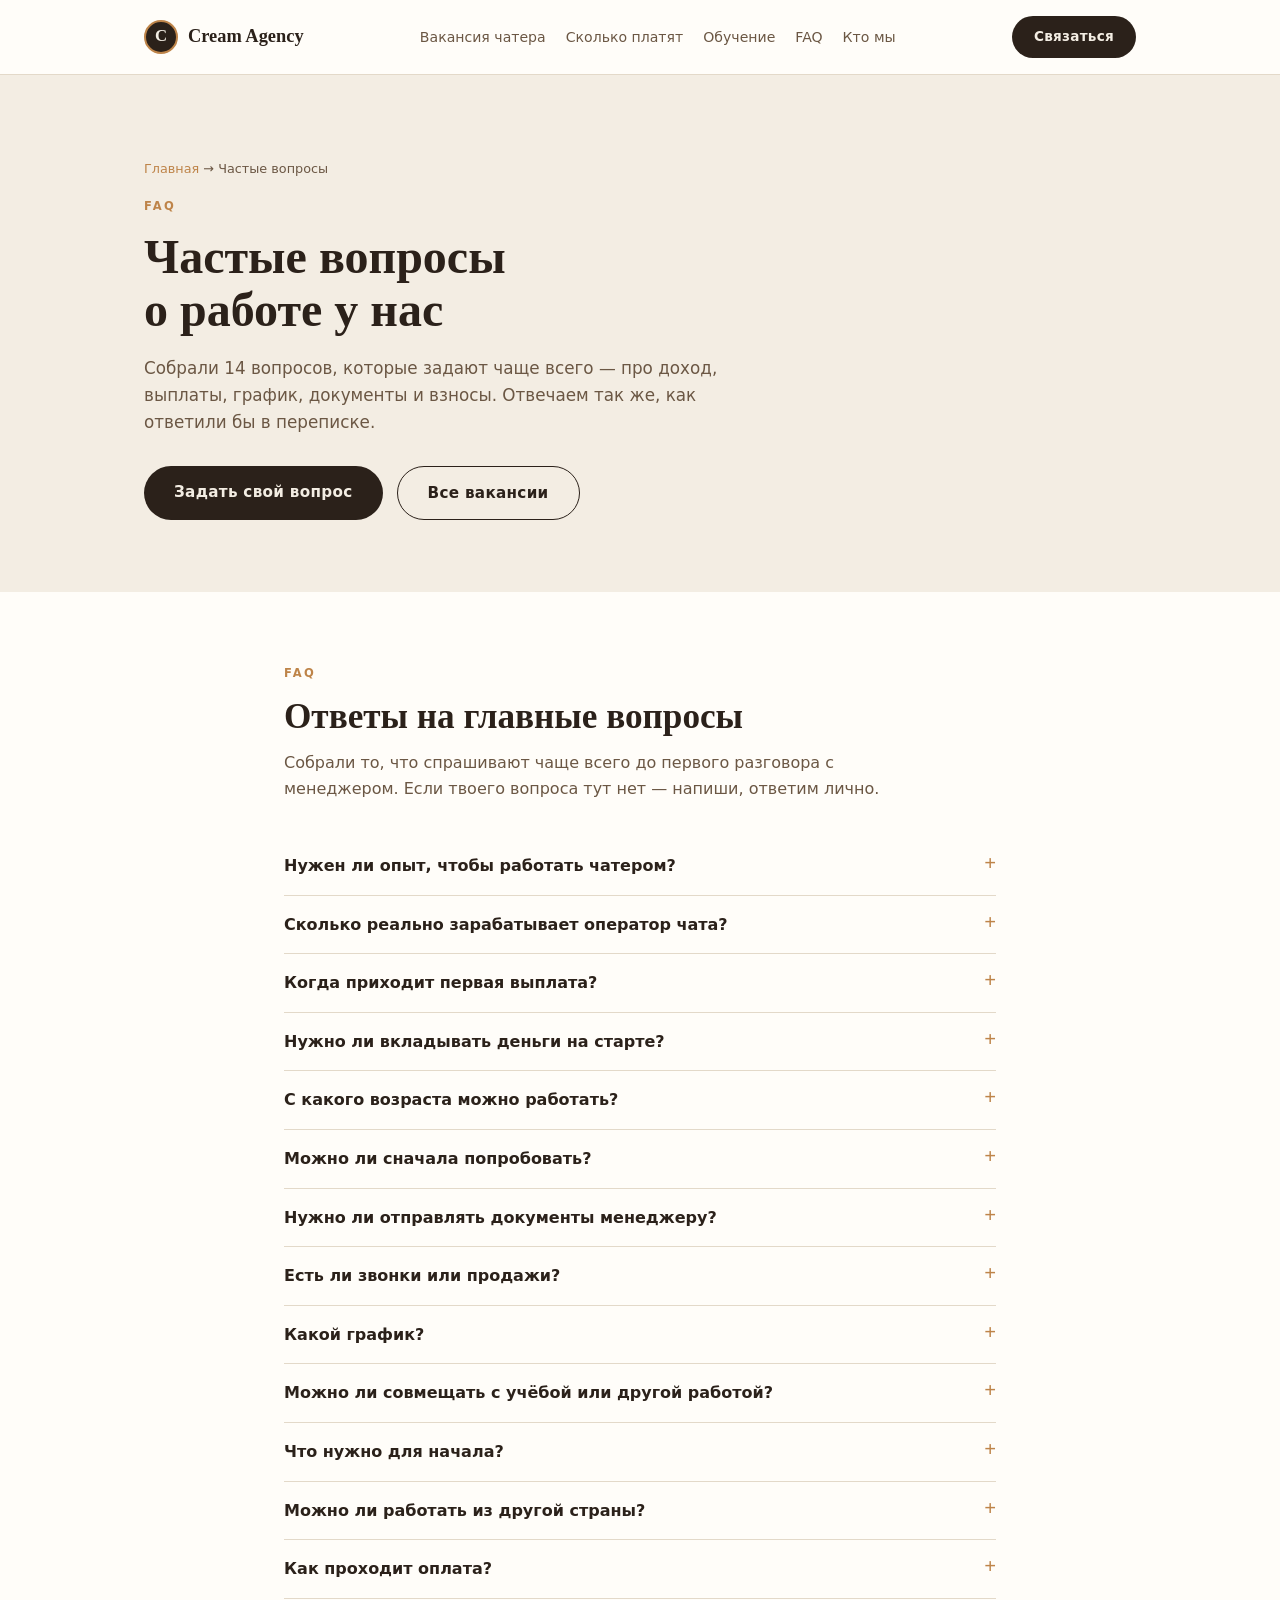
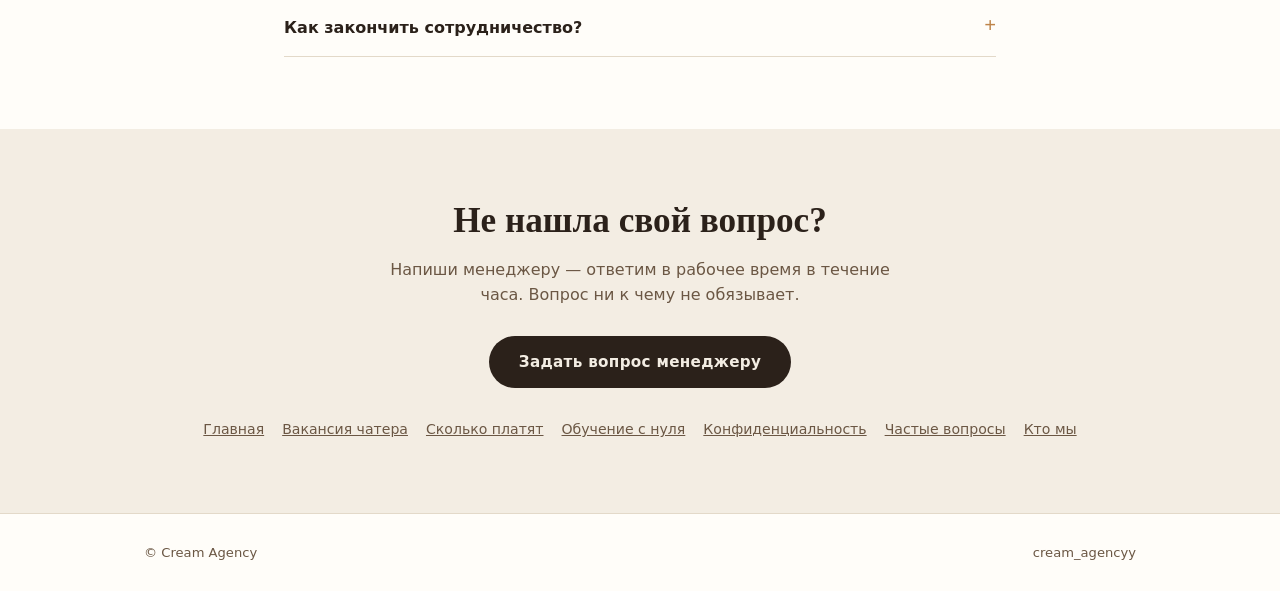
<file: faq/index.html>
<!doctype html>
<html lang="ru">
<head>
<meta charset="utf-8">
<meta name="viewport" content="width=device-width, initial-scale=1">
<title>Частые вопросы о работе оператором чата | Cream Agency</title>
<meta name="description" content="Сколько зарабатывает чатер, когда первая выплата, нужен ли опыт и документы, есть ли звонки и взносы — 14 честных ответов о работе в Cream Agency.">
<link rel="canonical" href="https://creamagencyy.com/faq/">
<meta property="og:type" content="website">
<meta property="og:url" content="https://creamagencyy.com/faq/">
<meta property="og:title" content="Частые вопросы о работе в Cream Agency">
<meta property="og:description" content="Доход, выплаты, график, документы, взносы — отвечаем прямо, до первого разговора.">
<meta property="og:image" content="https://creamagencyy.com/og-image.png">
<meta name="twitter:card" content="summary">
<link rel="icon" href="/favicon.ico" sizes="any">
<link rel="icon" type="image/png" sizes="96x96" href="/favicon-96.png">
<link rel="apple-touch-icon" href="/apple-touch-icon.png">
<!-- Meta Pixel -->
<script>
!function(f,b,e,v,n,t,s)
{if(f.fbq)return;n=f.fbq=function(){n.callMethod?
n.callMethod.apply(n,arguments):n.queue.push(arguments)};
if(!f._fbq)f._fbq=n;n.push=n;n.loaded=!0;n.version='2.0';
n.queue=[];t=b.createElement(e);t.async=!0;
t.src=v;s=b.getElementsByTagName(e)[0];
s.parentNode.insertBefore(t,s)}(window,document,'script',
'https://connect.facebook.net/en_US/fbevents.js');
fbq('init', '1474831437740083');
fbq('track', 'PageView');
</script>
<noscript><img height="1" width="1" style="display:none" src="https://www.facebook.com/tr?id=1474831437740083&ev=PageView&noscript=1"></noscript>
<!-- End Meta Pixel -->
<!-- Google tag (gtag.js) -->
<script async src="https://www.googletagmanager.com/gtag/js?id=AW-18394571169"></script>
<script>
  window.dataLayer = window.dataLayer || [];
  function gtag(){dataLayer.push(arguments);}
  gtag('js', new Date());
  gtag('config', 'AW-18394571169');
</script>
<!-- End Google tag -->
<link rel="stylesheet" href="/assets/page.css">
</head>
<body>

<header>
  <div class="nav">
    <a class="logo" href="/"><span class="c">C</span>Cream Agency</a>
    <nav>
      <a href="/vacancy/">Вакансия чатера</a>
      <a href="/payouts/">Сколько платят</a>
      <a href="/training/">Обучение</a>
      <a href="/faq/">FAQ</a>
      <a href="/about/">Кто мы</a>
    </nav>
    <a class="btn" href="https://t.me/crystaliiiikkm" target="_blank" rel="noopener" style="padding:10px 22px; font-size:.85rem;" data-meta-event="lead" data-btn="Связаться" data-loc="header" data-dest="telegram">Связаться</a>
  </div>
</header>

<section class="hero">
  <div class="wrap">
    <div class="crumbs"><a href="/">Главная</a> → Частые вопросы</div>
    <div class="eyebrow">FAQ</div>
    <h1>Частые вопросы о работе у нас</h1>
    <p>Собрали 14 вопросов, которые задают чаще всего — про доход, выплаты, график, документы и взносы. Отвечаем так же, как ответили бы в переписке.</p>
    <div class="cta">
      <a class="btn" href="https://t.me/crystaliiiikkm" target="_blank" rel="noopener" data-meta-event="lead" data-btn="Задать свой вопрос" data-loc="hero" data-dest="telegram">Задать свой вопрос</a>
      <a class="btn ghost" href="/#jobs">Все вакансии</a>
    </div>
  </div>
</section>

<section>
  <div class="wrap faq">
    <div class="eyebrow">FAQ</div>
    <h2>Ответы на главные вопросы</h2>
    <p class="lead">Собрали то, что спрашивают чаще всего до первого разговора с менеджером. Если твоего вопроса тут нет — напиши, ответим лично.</p>
    <details><summary>Нужен ли опыт, чтобы работать чатером?</summary><p>Нет. Для операторов и рекрутеров есть обучение и материалы, для моделей — сопровождение и наставник. Опыт ускоряет старт, но не обязателен.</p></details>
    <details><summary>Сколько реально зарабатывает оператор чата?</summary><p>В среднем $1 000–1 500 в месяц, у топов команды — $2 000 и выше. Доход зависит от количества смен и качества диалогов, поэтому вилка широкая. Конкретные цифры под твой график менеджер называет до старта.</p></details>
    <details><summary>Когда приходит первая выплата?</summary><p>Выплаты проходят каждую неделю. У моделей первая выплата возможна уже в первые дни работы.</p></details>
    <details><summary>Нужно ли вкладывать деньги на старте?</summary><p>Нет. Обучение бесплатное, стартовых взносов, оплаты материалов или «доступа к платформе» у нас не существует. Любой, кто просит у тебя деньги за трудоустройство, — не мы.</p></details>
    <details><summary>С какого возраста можно работать?</summary><p>С 18 лет — как и на любой работе с международными платформами.</p></details>
    <details><summary>Можно ли сначала попробовать?</summary><p>Да, так и устроен процесс: короткое знакомство, тестовый период, и только потом решение о продолжении. Оплату за выполненную работу ты получишь в любом случае.</p></details>
    <details><summary>Нужно ли отправлять документы менеджеру?</summary><p>Нет. Документы сотрудникам агентства не передаются. Если платформа требует верификацию, ты проходишь её напрямую на официальном сайте платформы.</p></details>
    <details><summary>Есть ли звонки или продажи?</summary><p>Нет. Работа оператора чата — только текстовая переписка. Голосового общения, обзвона базы и холодных продаж в задачах нет.</p></details>
    <details><summary>Какой график?</summary><p>Зависит от позиции: у операторов смены, у рекрутеров свободный график, у моделей — под твоё свободное время. Конкретные варианты обсуждаются с менеджером.</p></details>
    <details><summary>Можно ли совмещать с учёбой или другой работой?</summary><p>Да, при условии, что ты можешь уделять работе стабильное оговорённое время.</p></details>
    <details><summary>Что нужно для начала?</summary><p>Смартфон или ноутбук, стабильный интернет и время на короткое обучение. Если для позиции нужно что-то ещё — менеджер скажет заранее.</p></details>
    <details><summary>Можно ли работать из другой страны?</summary><p>В большинстве случаев география не мешает — зависит от вакансии и платформы. Уточни свою ситуацию у менеджера.</p></details>
    <details><summary>Как проходит оплата?</summary><p>Способ выплат подбирается удобный для тебя — детали обсудишь с менеджером до старта.</p></details>
    <details><summary>Как закончить сотрудничество?</summary><p>Предупреждаешь менеджера, завершаешь начатые задачи и получаешь оплату за выполненную работу. Без штрафов и удержаний.</p></details>
  </div>
</section>

<section class="final">
  <div class="wrap">
    <h2>Не нашла свой вопрос?</h2>
    <p>Напиши менеджеру — ответим в рабочее время в течение часа. Вопрос ни к чему не обязывает.</p>
    <a class="btn" href="https://t.me/crystaliiiikkm" target="_blank" rel="noopener" data-meta-event="lead" data-btn="Задать вопрос менеджеру" data-loc="final" data-dest="telegram">Задать вопрос менеджеру</a>
    <div class="links">
      <a href="/">Главная</a>
      <a href="/vacancy/">Вакансия чатера</a>
      <a href="/payouts/">Сколько платят</a>
      <a href="/training/">Обучение с нуля</a>
      <a href="/privacy/">Конфиденциальность</a>
      <a href="/faq/">Частые вопросы</a>
      <a href="/about/">Кто мы</a>
    </div>
  </div>
</section>

<footer>
  <div class="wrap">
    <span>© Cream Agency</span>
    <span>cream_agencyy</span>
  </div>
</footer>

<div class="mobilebar"><a class="btn" href="https://t.me/crystaliiiikkm" target="_blank" rel="noopener" data-meta-event="lead" data-btn="Написать менеджеру в Telegram" data-loc="mobilebar" data-dest="telegram">Написать менеджеру в Telegram</a></div>

<script>
(function(){
  var LEAD_KEY = 'cream_lead_sent';
  var ADS_KEY = 'cream_ads_conv_sent';
  var ADS_SEND_TO = 'AW-18394571169/a4uWCIO2juMcEKHDm8NE';

  function alreadySent(key){
    try { return sessionStorage.getItem(key) === '1'; } catch(err) { return false; }
  }
  function markSent(key){
    try { sessionStorage.setItem(key, '1'); } catch(err) {}
  }

  document.addEventListener('click', function(e){
    var el = e.target.closest('[data-meta-event="lead"]');
    if(!el) return;
    var params = {
      content_name: el.getAttribute('data-btn') || '',
      button_location: el.getAttribute('data-loc') || '',
      destination: el.getAttribute('data-dest') || ''
    };

    if(typeof fbq === 'function'){
      if(!alreadySent(LEAD_KEY)){
        fbq('track', 'Lead', params);
        markSent(LEAD_KEY);
      }
      fbq('trackCustom', 'CTAClick', params);
    }

    if(typeof gtag === 'function' && !alreadySent(ADS_KEY)){
      gtag('event', 'conversion', {
        send_to: ADS_SEND_TO,
        value: 50,
        currency: 'PLN'
      });
      markSent(ADS_KEY);
    }
  });
})();
</script>

</body>
</html>
</file>
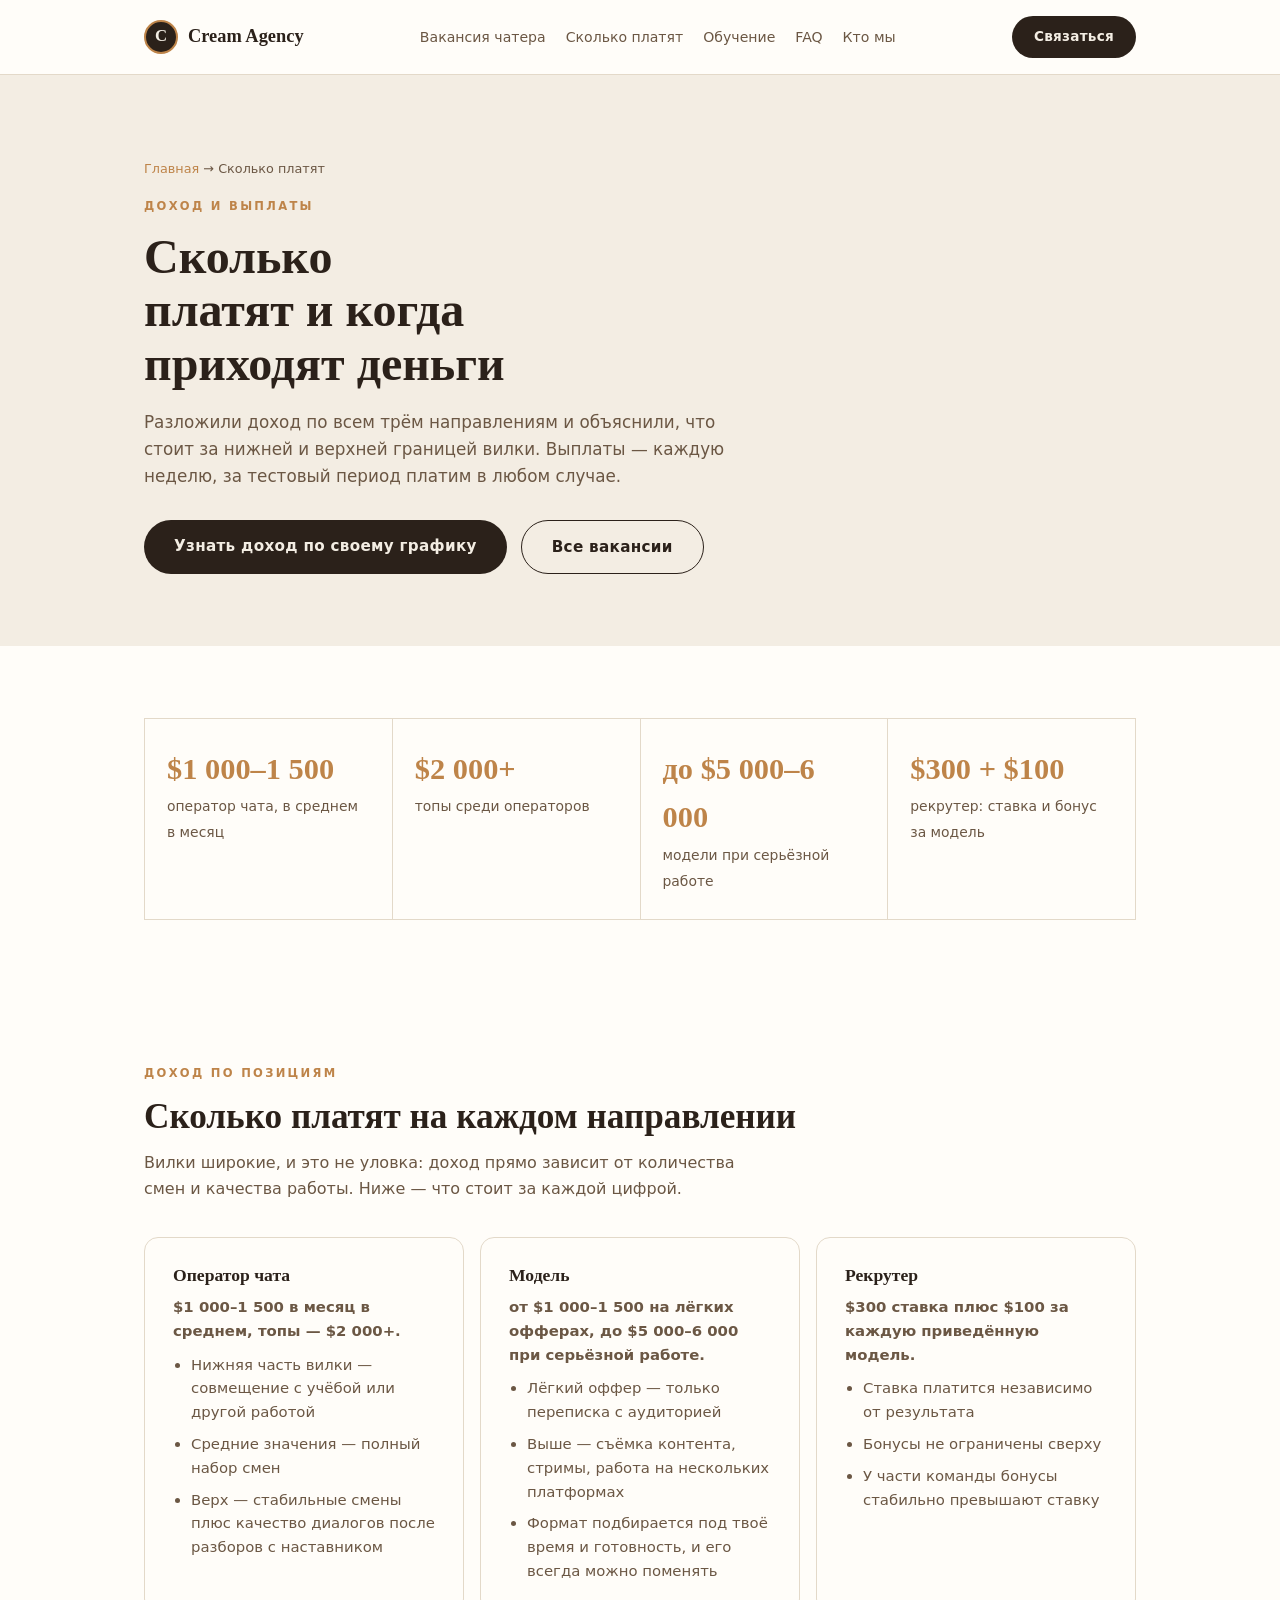
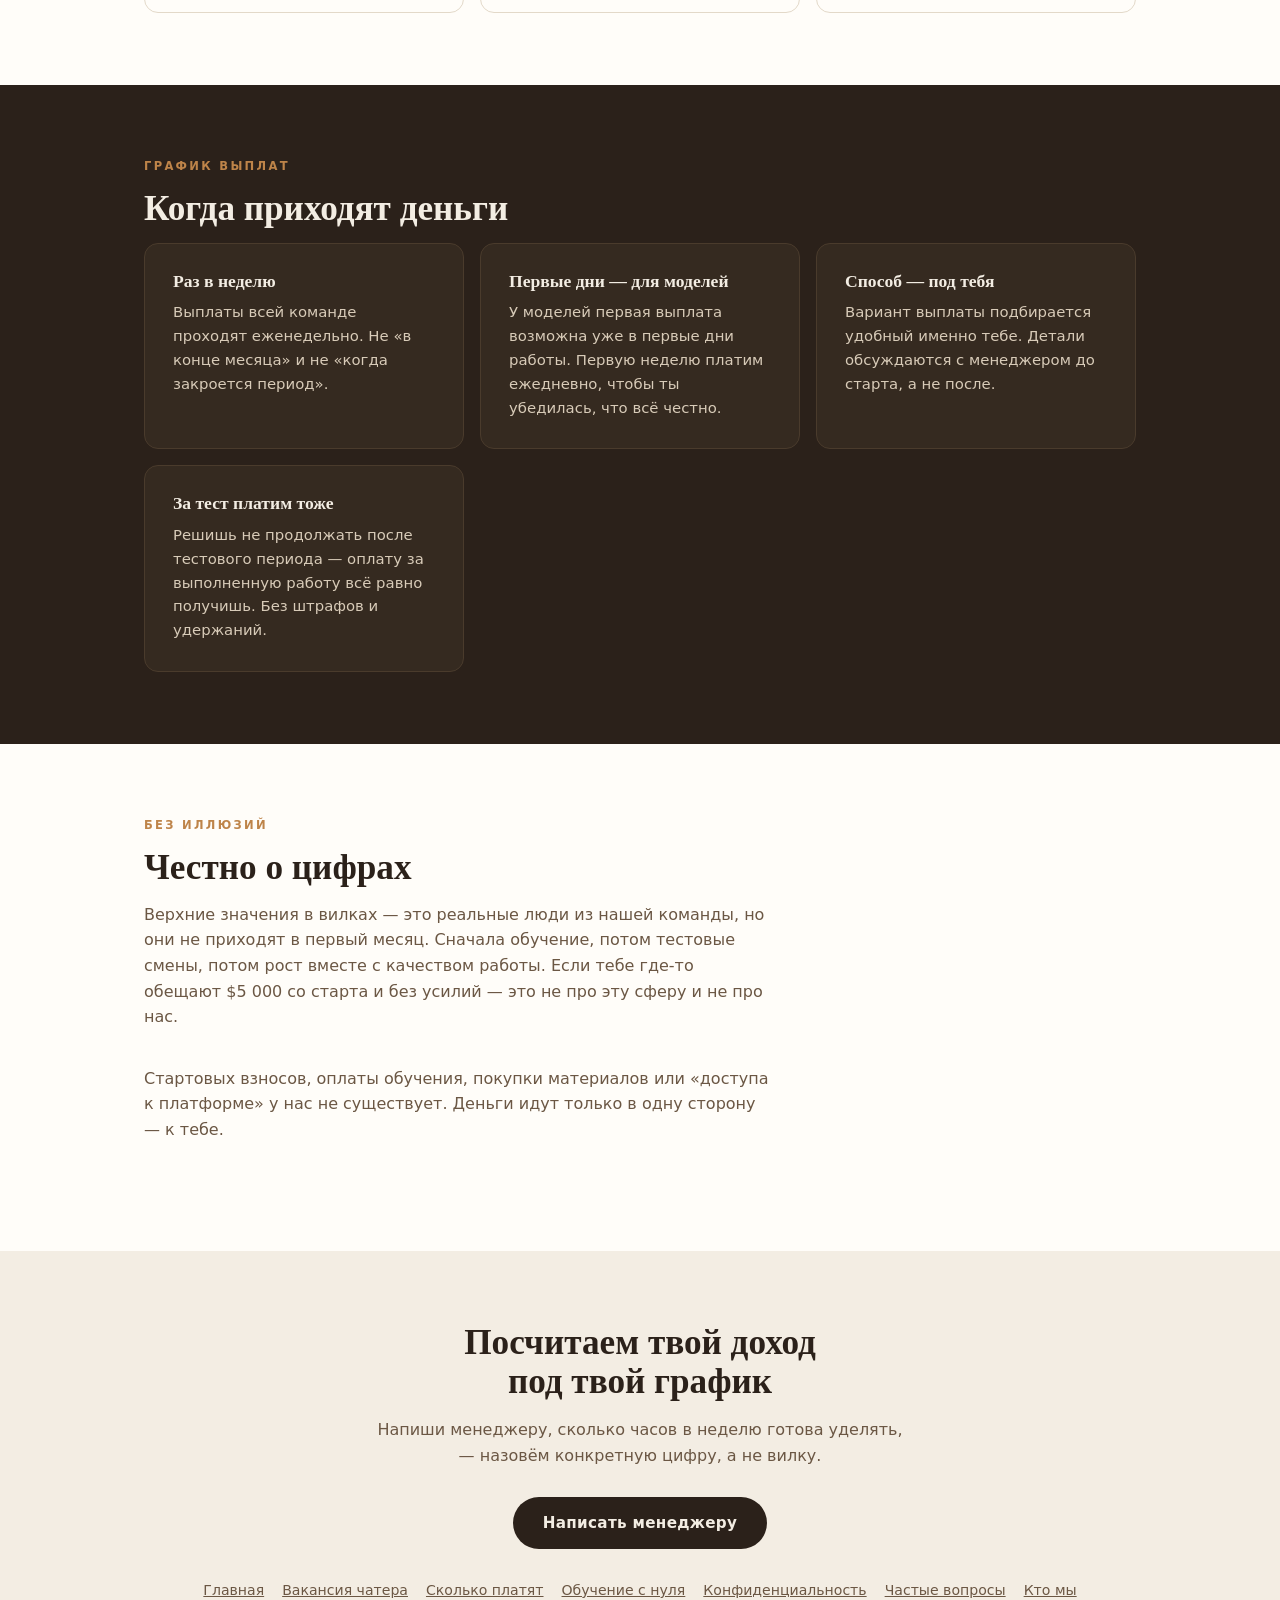
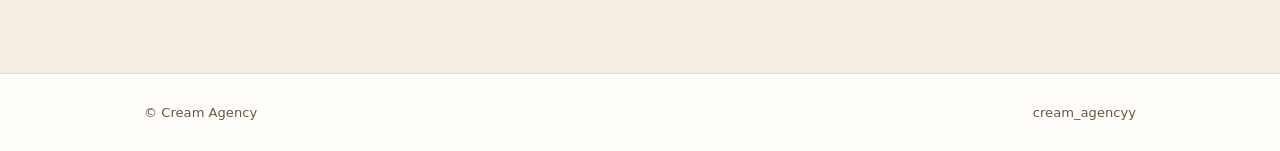
<file: payouts/index.html>
<!doctype html>
<html lang="ru">
<head>
<meta charset="utf-8">
<meta name="viewport" content="width=device-width, initial-scale=1">
<title>Сколько платят оператору чата и когда выплаты | Cream Agency</title>
<meta name="description" content="Доход по направлениям: оператор чата $1 000–1 500 в месяц, топы $2 000+, модели до $5 000–6 000, рекрутер $300 + $100 за модель. Выплаты каждую неделю.">
<link rel="canonical" href="https://creamagencyy.com/payouts/">
<meta property="og:type" content="website">
<meta property="og:url" content="https://creamagencyy.com/payouts/">
<meta property="og:title" content="Сколько платят и когда приходят деньги">
<meta property="og:description" content="Оператор $1 000–1 500, топы $2 000+, модели до $5 000–6 000. Выплаты каждую неделю.">
<meta property="og:image" content="https://creamagencyy.com/og-image.png">
<meta name="twitter:card" content="summary">
<link rel="icon" href="/favicon.ico" sizes="any">
<link rel="icon" type="image/png" sizes="96x96" href="/favicon-96.png">
<link rel="apple-touch-icon" href="/apple-touch-icon.png">
<!-- Meta Pixel -->
<script>
!function(f,b,e,v,n,t,s)
{if(f.fbq)return;n=f.fbq=function(){n.callMethod?
n.callMethod.apply(n,arguments):n.queue.push(arguments)};
if(!f._fbq)f._fbq=n;n.push=n;n.loaded=!0;n.version='2.0';
n.queue=[];t=b.createElement(e);t.async=!0;
t.src=v;s=b.getElementsByTagName(e)[0];
s.parentNode.insertBefore(t,s)}(window,document,'script',
'https://connect.facebook.net/en_US/fbevents.js');
fbq('init', '1474831437740083');
fbq('track', 'PageView');
</script>
<noscript><img height="1" width="1" style="display:none" src="https://www.facebook.com/tr?id=1474831437740083&ev=PageView&noscript=1"></noscript>
<!-- End Meta Pixel -->
<!-- Google tag (gtag.js) -->
<script async src="https://www.googletagmanager.com/gtag/js?id=AW-18394571169"></script>
<script>
  window.dataLayer = window.dataLayer || [];
  function gtag(){dataLayer.push(arguments);}
  gtag('js', new Date());
  gtag('config', 'AW-18394571169');
</script>
<!-- End Google tag -->
<link rel="stylesheet" href="/assets/page.css">
</head>
<body>

<header>
  <div class="nav">
    <a class="logo" href="/"><span class="c">C</span>Cream Agency</a>
    <nav>
      <a href="/vacancy/">Вакансия чатера</a>
      <a href="/payouts/">Сколько платят</a>
      <a href="/training/">Обучение</a>
      <a href="/faq/">FAQ</a>
      <a href="/about/">Кто мы</a>
    </nav>
    <a class="btn" href="https://t.me/crystaliiiikkm" target="_blank" rel="noopener" style="padding:10px 22px; font-size:.85rem;" data-meta-event="lead" data-btn="Связаться" data-loc="header" data-dest="telegram">Связаться</a>
  </div>
</header>

<section class="hero">
  <div class="wrap">
    <div class="crumbs"><a href="/">Главная</a> → Сколько платят</div>
    <div class="eyebrow">Доход и выплаты</div>
    <h1>Сколько платят и когда приходят деньги</h1>
    <p>Разложили доход по всем трём направлениям и объяснили, что стоит за нижней и верхней границей вилки. Выплаты — каждую неделю, за тестовый период платим в любом случае.</p>
    <div class="cta">
      <a class="btn" href="https://t.me/crystaliiiikkm" target="_blank" rel="noopener" data-meta-event="lead" data-btn="Узнать доход по своему графику" data-loc="hero" data-dest="telegram">Узнать доход по своему графику</a>
      <a class="btn ghost" href="/#jobs">Все вакансии</a>
    </div>
  </div>
</section>

<section>
  <div class="wrap">
    <div class="stats">
      <div class="stat"><b>$1 000–1 500</b><span>оператор чата, в среднем в месяц</span></div>
      <div class="stat"><b>$2 000+</b><span>топы среди операторов</span></div>
      <div class="stat"><b>до $5 000–6 000</b><span>модели при серьёзной работе</span></div>
      <div class="stat"><b>$300 + $100</b><span>рекрутер: ставка и бонус за модель</span></div>
    </div>
  </div>
</section>

<section>
  <div class="wrap">
    <div class="eyebrow">Доход по позициям</div>
    <h2>Сколько платят на каждом направлении</h2>
    <p class="lead">Вилки широкие, и это не уловка: доход прямо зависит от количества смен и качества работы. Ниже — что стоит за каждой цифрой.</p>
    <div class="cards">
      <div class="card">
        <h3>Оператор чата</h3>
        <p><b>$1 000–1 500 в месяц в среднем, топы — $2 000+.</b></p>
        <ul>
          <li>Нижняя часть вилки — совмещение с учёбой или другой работой</li>
          <li>Средние значения — полный набор смен</li>
          <li>Верх — стабильные смены плюс качество диалогов после разборов с наставником</li>
        </ul>
      </div>
      <div class="card">
        <h3>Модель</h3>
        <p><b>от $1 000–1 500 на лёгких офферах, до $5 000–6 000 при серьёзной работе.</b></p>
        <ul>
          <li>Лёгкий оффер — только переписка с аудиторией</li>
          <li>Выше — съёмка контента, стримы, работа на нескольких платформах</li>
          <li>Формат подбирается под твоё время и готовность, и его всегда можно поменять</li>
        </ul>
      </div>
      <div class="card">
        <h3>Рекрутер</h3>
        <p><b>$300 ставка плюс $100 за каждую приведённую модель.</b></p>
        <ul>
          <li>Ставка платится независимо от результата</li>
          <li>Бонусы не ограничены сверху</li>
          <li>У части команды бонусы стабильно превышают ставку</li>
        </ul>
      </div>
    </div>
  </div>
</section>

<section class="dark">
  <div class="wrap">
    <div class="eyebrow">График выплат</div>
    <h2>Когда приходят деньги</h2>
    <div class="cards">
      <div class="card">
        <h3>Раз в неделю</h3>
        <p>Выплаты всей команде проходят еженедельно. Не «в конце месяца» и не «когда закроется период».</p>
      </div>
      <div class="card">
        <h3>Первые дни — для моделей</h3>
        <p>У моделей первая выплата возможна уже в первые дни работы. Первую неделю платим ежедневно, чтобы ты убедилась, что всё честно.</p>
      </div>
      <div class="card">
        <h3>Способ — под тебя</h3>
        <p>Вариант выплаты подбирается удобный именно тебе. Детали обсуждаются с менеджером до старта, а не после.</p>
      </div>
      <div class="card">
        <h3>За тест платим тоже</h3>
        <p>Решишь не продолжать после тестового периода — оплату за выполненную работу всё равно получишь. Без штрафов и удержаний.</p>
      </div>
    </div>
  </div>
</section>

<section>
  <div class="wrap">
    <div class="eyebrow">Без иллюзий</div>
    <h2>Честно о цифрах</h2>
    <p class="lead">Верхние значения в вилках — это реальные люди из нашей команды, но они не приходят в первый месяц. Сначала обучение, потом тестовые смены, потом рост вместе с качеством работы. Если тебе где-то обещают $5 000 со старта и без усилий — это не про эту сферу и не про нас.</p>
    <p class="lead">Стартовых взносов, оплаты обучения, покупки материалов или «доступа к платформе» у нас не существует. Деньги идут только в одну сторону — к тебе.</p>
  </div>
</section>

<section class="final">
  <div class="wrap">
    <h2>Посчитаем твой доход под твой график</h2>
    <p>Напиши менеджеру, сколько часов в неделю готова уделять, — назовём конкретную цифру, а не вилку.</p>
    <a class="btn" href="https://t.me/crystaliiiikkm" target="_blank" rel="noopener" data-meta-event="lead" data-btn="Написать менеджеру" data-loc="final" data-dest="telegram">Написать менеджеру</a>
    <div class="links">
      <a href="/">Главная</a>
      <a href="/vacancy/">Вакансия чатера</a>
      <a href="/payouts/">Сколько платят</a>
      <a href="/training/">Обучение с нуля</a>
      <a href="/privacy/">Конфиденциальность</a>
      <a href="/faq/">Частые вопросы</a>
      <a href="/about/">Кто мы</a>
    </div>
  </div>
</section>

<footer>
  <div class="wrap">
    <span>© Cream Agency</span>
    <span>cream_agencyy</span>
  </div>
</footer>

<div class="mobilebar"><a class="btn" href="https://t.me/crystaliiiikkm" target="_blank" rel="noopener" data-meta-event="lead" data-btn="Написать менеджеру в Telegram" data-loc="mobilebar" data-dest="telegram">Написать менеджеру в Telegram</a></div>

<script>
(function(){
  var LEAD_KEY = 'cream_lead_sent';
  var ADS_KEY = 'cream_ads_conv_sent';
  var ADS_SEND_TO = 'AW-18394571169/a4uWCIO2juMcEKHDm8NE';

  function alreadySent(key){
    try { return sessionStorage.getItem(key) === '1'; } catch(err) { return false; }
  }
  function markSent(key){
    try { sessionStorage.setItem(key, '1'); } catch(err) {}
  }

  document.addEventListener('click', function(e){
    var el = e.target.closest('[data-meta-event="lead"]');
    if(!el) return;
    var params = {
      content_name: el.getAttribute('data-btn') || '',
      button_location: el.getAttribute('data-loc') || '',
      destination: el.getAttribute('data-dest') || ''
    };

    if(typeof fbq === 'function'){
      if(!alreadySent(LEAD_KEY)){
        fbq('track', 'Lead', params);
        markSent(LEAD_KEY);
      }
      fbq('trackCustom', 'CTAClick', params);
    }

    if(typeof gtag === 'function' && !alreadySent(ADS_KEY)){
      gtag('event', 'conversion', {
        send_to: ADS_SEND_TO,
        value: 50,
        currency: 'PLN'
      });
      markSent(ADS_KEY);
    }
  });
})();
</script>

</body>
</html>
</file>
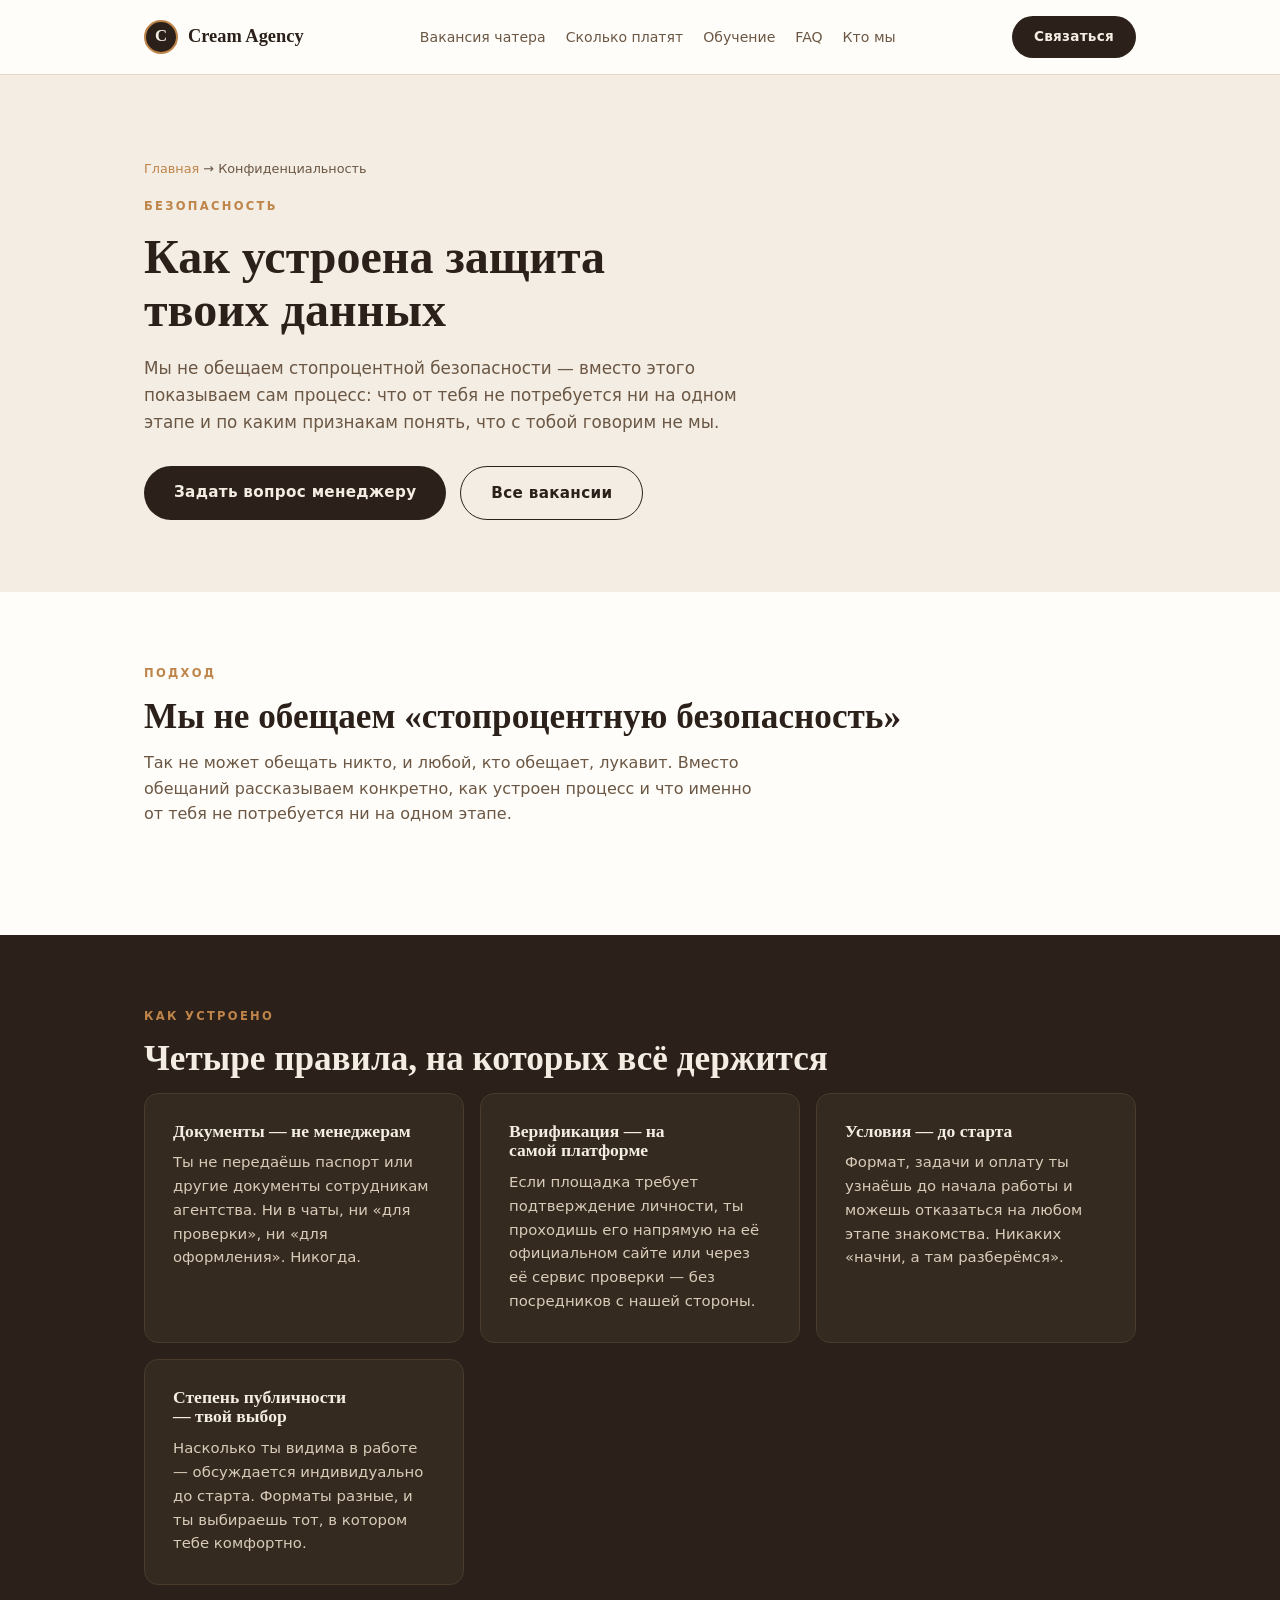
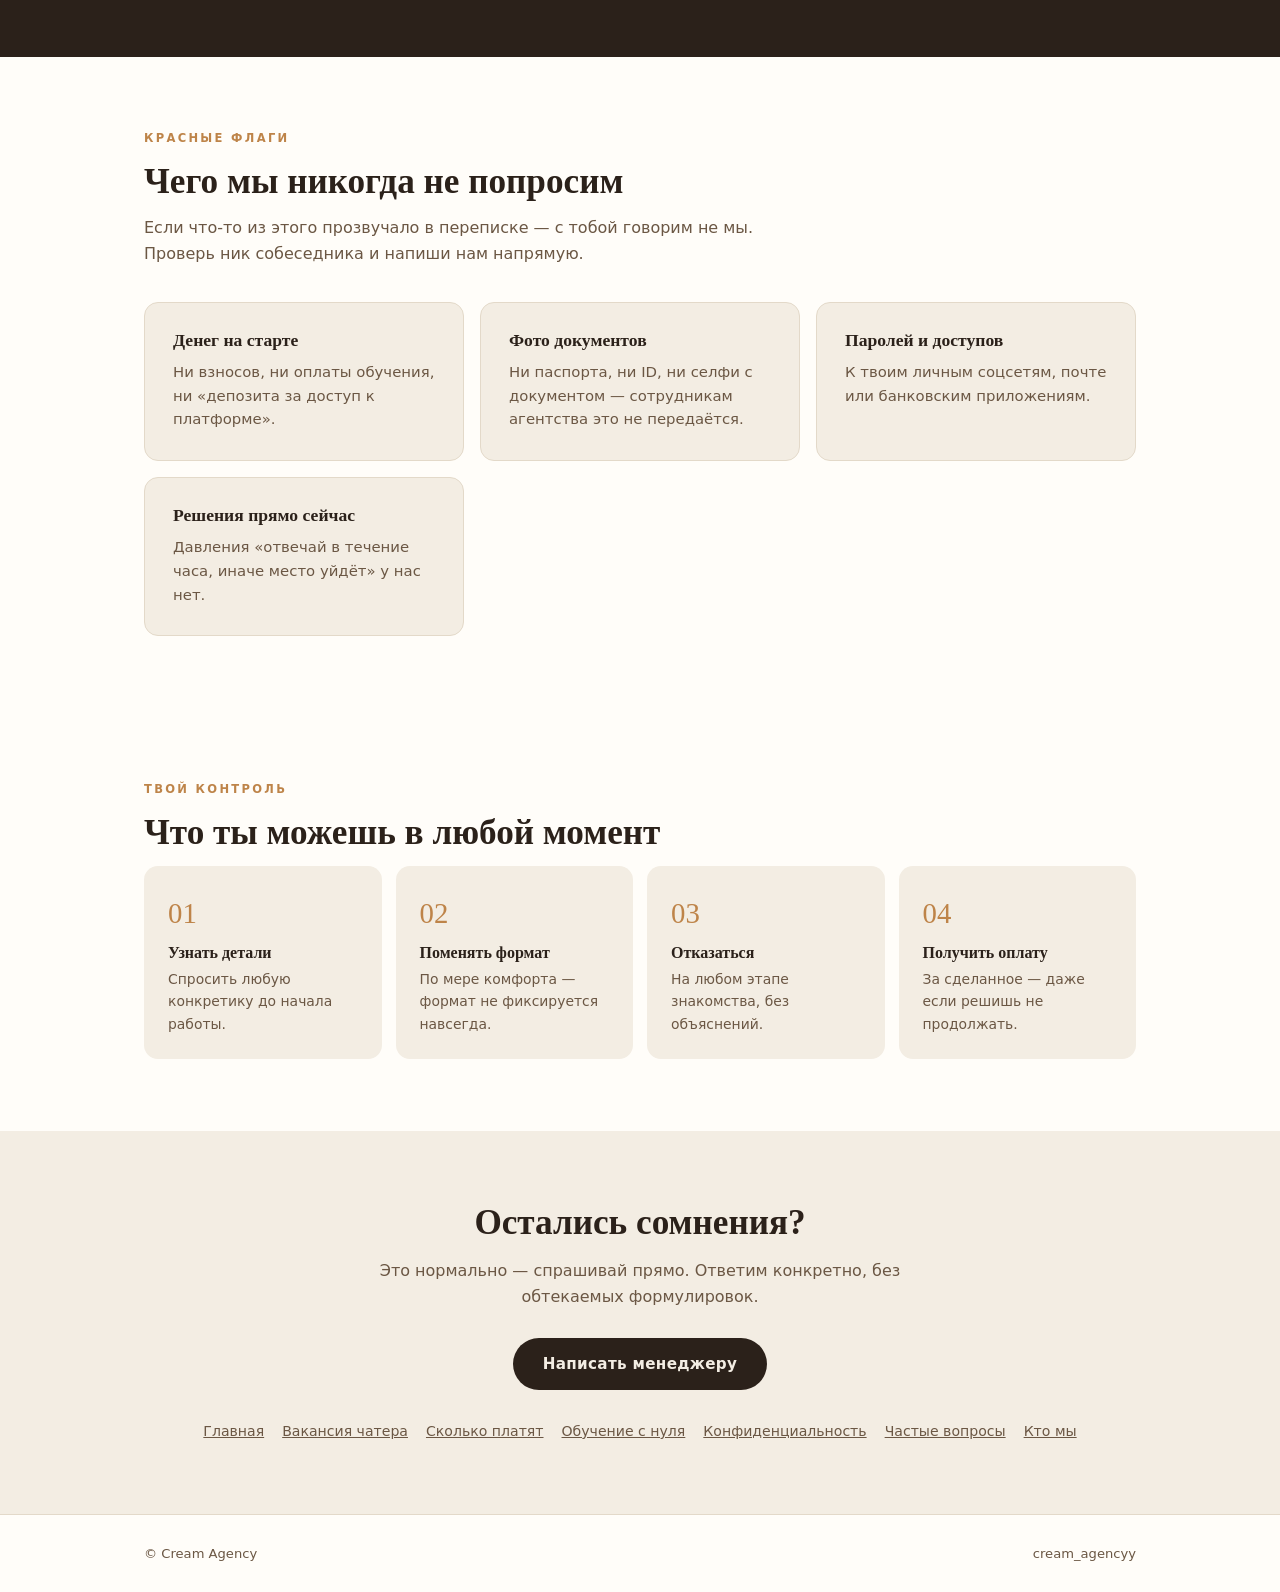
<file: privacy/index.html>
<!doctype html>
<html lang="ru">
<head>
<meta charset="utf-8">
<meta name="viewport" content="width=device-width, initial-scale=1">
<title>Конфиденциальность: как защищены твои данные | Cream Agency</title>
<meta name="description" content="Документы менеджерам агентства не передаются, верификация проходит только на официальном сайте платформы, условия называем до старта. И список красных флагов.">
<link rel="canonical" href="https://creamagencyy.com/privacy/">
<meta property="og:type" content="website">
<meta property="og:url" content="https://creamagencyy.com/privacy/">
<meta property="og:title" content="Как устроена защита твоих данных">
<meta property="og:description" content="Документы — не менеджерам, верификация — только на платформе, условия — до старта.">
<meta property="og:image" content="https://creamagencyy.com/og-image.png">
<meta name="twitter:card" content="summary">
<link rel="icon" href="/favicon.ico" sizes="any">
<link rel="icon" type="image/png" sizes="96x96" href="/favicon-96.png">
<link rel="apple-touch-icon" href="/apple-touch-icon.png">
<!-- Meta Pixel -->
<script>
!function(f,b,e,v,n,t,s)
{if(f.fbq)return;n=f.fbq=function(){n.callMethod?
n.callMethod.apply(n,arguments):n.queue.push(arguments)};
if(!f._fbq)f._fbq=n;n.push=n;n.loaded=!0;n.version='2.0';
n.queue=[];t=b.createElement(e);t.async=!0;
t.src=v;s=b.getElementsByTagName(e)[0];
s.parentNode.insertBefore(t,s)}(window,document,'script',
'https://connect.facebook.net/en_US/fbevents.js');
fbq('init', '1474831437740083');
fbq('track', 'PageView');
</script>
<noscript><img height="1" width="1" style="display:none" src="https://www.facebook.com/tr?id=1474831437740083&ev=PageView&noscript=1"></noscript>
<!-- End Meta Pixel -->
<!-- Google tag (gtag.js) -->
<script async src="https://www.googletagmanager.com/gtag/js?id=AW-18394571169"></script>
<script>
  window.dataLayer = window.dataLayer || [];
  function gtag(){dataLayer.push(arguments);}
  gtag('js', new Date());
  gtag('config', 'AW-18394571169');
</script>
<!-- End Google tag -->
<link rel="stylesheet" href="/assets/page.css">
</head>
<body>

<header>
  <div class="nav">
    <a class="logo" href="/"><span class="c">C</span>Cream Agency</a>
    <nav>
      <a href="/vacancy/">Вакансия чатера</a>
      <a href="/payouts/">Сколько платят</a>
      <a href="/training/">Обучение</a>
      <a href="/faq/">FAQ</a>
      <a href="/about/">Кто мы</a>
    </nav>
    <a class="btn" href="https://t.me/crystaliiiikkm" target="_blank" rel="noopener" style="padding:10px 22px; font-size:.85rem;" data-meta-event="lead" data-btn="Связаться" data-loc="header" data-dest="telegram">Связаться</a>
  </div>
</header>

<section class="hero">
  <div class="wrap">
    <div class="crumbs"><a href="/">Главная</a> → Конфиденциальность</div>
    <div class="eyebrow">Безопасность</div>
    <h1>Как устроена защита твоих данных</h1>
    <p>Мы не обещаем стопроцентной безопасности — вместо этого показываем сам процесс: что от тебя не потребуется ни на одном этапе и по каким признакам понять, что с тобой говорим не мы.</p>
    <div class="cta">
      <a class="btn" href="https://t.me/crystaliiiikkm" target="_blank" rel="noopener" data-meta-event="lead" data-btn="Задать вопрос менеджеру" data-loc="hero" data-dest="telegram">Задать вопрос менеджеру</a>
      <a class="btn ghost" href="/#jobs">Все вакансии</a>
    </div>
  </div>
</section>

<section>
  <div class="wrap">
    <div class="eyebrow">Подход</div>
    <h2>Мы не обещаем «стопроцентную безопасность»</h2>
    <p class="lead">Так не может обещать никто, и любой, кто обещает, лукавит. Вместо обещаний рассказываем конкретно, как устроен процесс и что именно от тебя не потребуется ни на одном этапе.</p>
  </div>
</section>

<section class="dark">
  <div class="wrap">
    <div class="eyebrow">Как устроено</div>
    <h2>Четыре правила, на которых всё держится</h2>
    <div class="cards">
      <div class="card">
        <h3>Документы — не менеджерам</h3>
        <p>Ты не передаёшь паспорт или другие документы сотрудникам агентства. Ни в чаты, ни «для проверки», ни «для оформления». Никогда.</p>
      </div>
      <div class="card">
        <h3>Верификация — на самой платформе</h3>
        <p>Если площадка требует подтверждение личности, ты проходишь его напрямую на её официальном сайте или через её сервис проверки — без посредников с нашей стороны.</p>
      </div>
      <div class="card">
        <h3>Условия — до старта</h3>
        <p>Формат, задачи и оплату ты узнаёшь до начала работы и можешь отказаться на любом этапе знакомства. Никаких «начни, а там разберёмся».</p>
      </div>
      <div class="card">
        <h3>Степень публичности — твой выбор</h3>
        <p>Насколько ты видима в работе — обсуждается индивидуально до старта. Форматы разные, и ты выбираешь тот, в котором тебе комфортно.</p>
      </div>
    </div>
  </div>
</section>

<section>
  <div class="wrap">
    <div class="eyebrow">Красные флаги</div>
    <h2>Чего мы никогда не попросим</h2>
    <p class="lead">Если что-то из этого прозвучало в переписке — с тобой говорим не мы. Проверь ник собеседника и напиши нам напрямую.</p>
    <div class="cards">
      <div class="card tint"><h3>Денег на старте</h3><p>Ни взносов, ни оплаты обучения, ни «депозита за доступ к платформе».</p></div>
      <div class="card tint"><h3>Фото документов</h3><p>Ни паспорта, ни ID, ни селфи с документом — сотрудникам агентства это не передаётся.</p></div>
      <div class="card tint"><h3>Паролей и доступов</h3><p>К твоим личным соцсетям, почте или банковским приложениям.</p></div>
      <div class="card tint"><h3>Решения прямо сейчас</h3><p>Давления «отвечай в течение часа, иначе место уйдёт» у нас нет.</p></div>
    </div>
  </div>
</section>

<section>
  <div class="wrap">
    <div class="eyebrow">Твой контроль</div>
    <h2>Что ты можешь в любой момент</h2>
    <div class="steps">
      <div class="step"><h3>Узнать детали</h3><p>Спросить любую конкретику до начала работы.</p></div>
      <div class="step"><h3>Поменять формат</h3><p>По мере комфорта — формат не фиксируется навсегда.</p></div>
      <div class="step"><h3>Отказаться</h3><p>На любом этапе знакомства, без объяснений.</p></div>
      <div class="step"><h3>Получить оплату</h3><p>За сделанное — даже если решишь не продолжать.</p></div>
    </div>
  </div>
</section>

<section class="final">
  <div class="wrap">
    <h2>Остались сомнения?</h2>
    <p>Это нормально — спрашивай прямо. Ответим конкретно, без обтекаемых формулировок.</p>
    <a class="btn" href="https://t.me/crystaliiiikkm" target="_blank" rel="noopener" data-meta-event="lead" data-btn="Написать менеджеру" data-loc="final" data-dest="telegram">Написать менеджеру</a>
    <div class="links">
      <a href="/">Главная</a>
      <a href="/vacancy/">Вакансия чатера</a>
      <a href="/payouts/">Сколько платят</a>
      <a href="/training/">Обучение с нуля</a>
      <a href="/privacy/">Конфиденциальность</a>
      <a href="/faq/">Частые вопросы</a>
      <a href="/about/">Кто мы</a>
    </div>
  </div>
</section>

<footer>
  <div class="wrap">
    <span>© Cream Agency</span>
    <span>cream_agencyy</span>
  </div>
</footer>

<div class="mobilebar"><a class="btn" href="https://t.me/crystaliiiikkm" target="_blank" rel="noopener" data-meta-event="lead" data-btn="Написать менеджеру в Telegram" data-loc="mobilebar" data-dest="telegram">Написать менеджеру в Telegram</a></div>

<script>
(function(){
  var LEAD_KEY = 'cream_lead_sent';
  var ADS_KEY = 'cream_ads_conv_sent';
  var ADS_SEND_TO = 'AW-18394571169/a4uWCIO2juMcEKHDm8NE';

  function alreadySent(key){
    try { return sessionStorage.getItem(key) === '1'; } catch(err) { return false; }
  }
  function markSent(key){
    try { sessionStorage.setItem(key, '1'); } catch(err) {}
  }

  document.addEventListener('click', function(e){
    var el = e.target.closest('[data-meta-event="lead"]');
    if(!el) return;
    var params = {
      content_name: el.getAttribute('data-btn') || '',
      button_location: el.getAttribute('data-loc') || '',
      destination: el.getAttribute('data-dest') || ''
    };

    if(typeof fbq === 'function'){
      if(!alreadySent(LEAD_KEY)){
        fbq('track', 'Lead', params);
        markSent(LEAD_KEY);
      }
      fbq('trackCustom', 'CTAClick', params);
    }

    if(typeof gtag === 'function' && !alreadySent(ADS_KEY)){
      gtag('event', 'conversion', {
        send_to: ADS_SEND_TO,
        value: 50,
        currency: 'PLN'
      });
      markSent(ADS_KEY);
    }
  });
})();
</script>

</body>
</html>
</file>
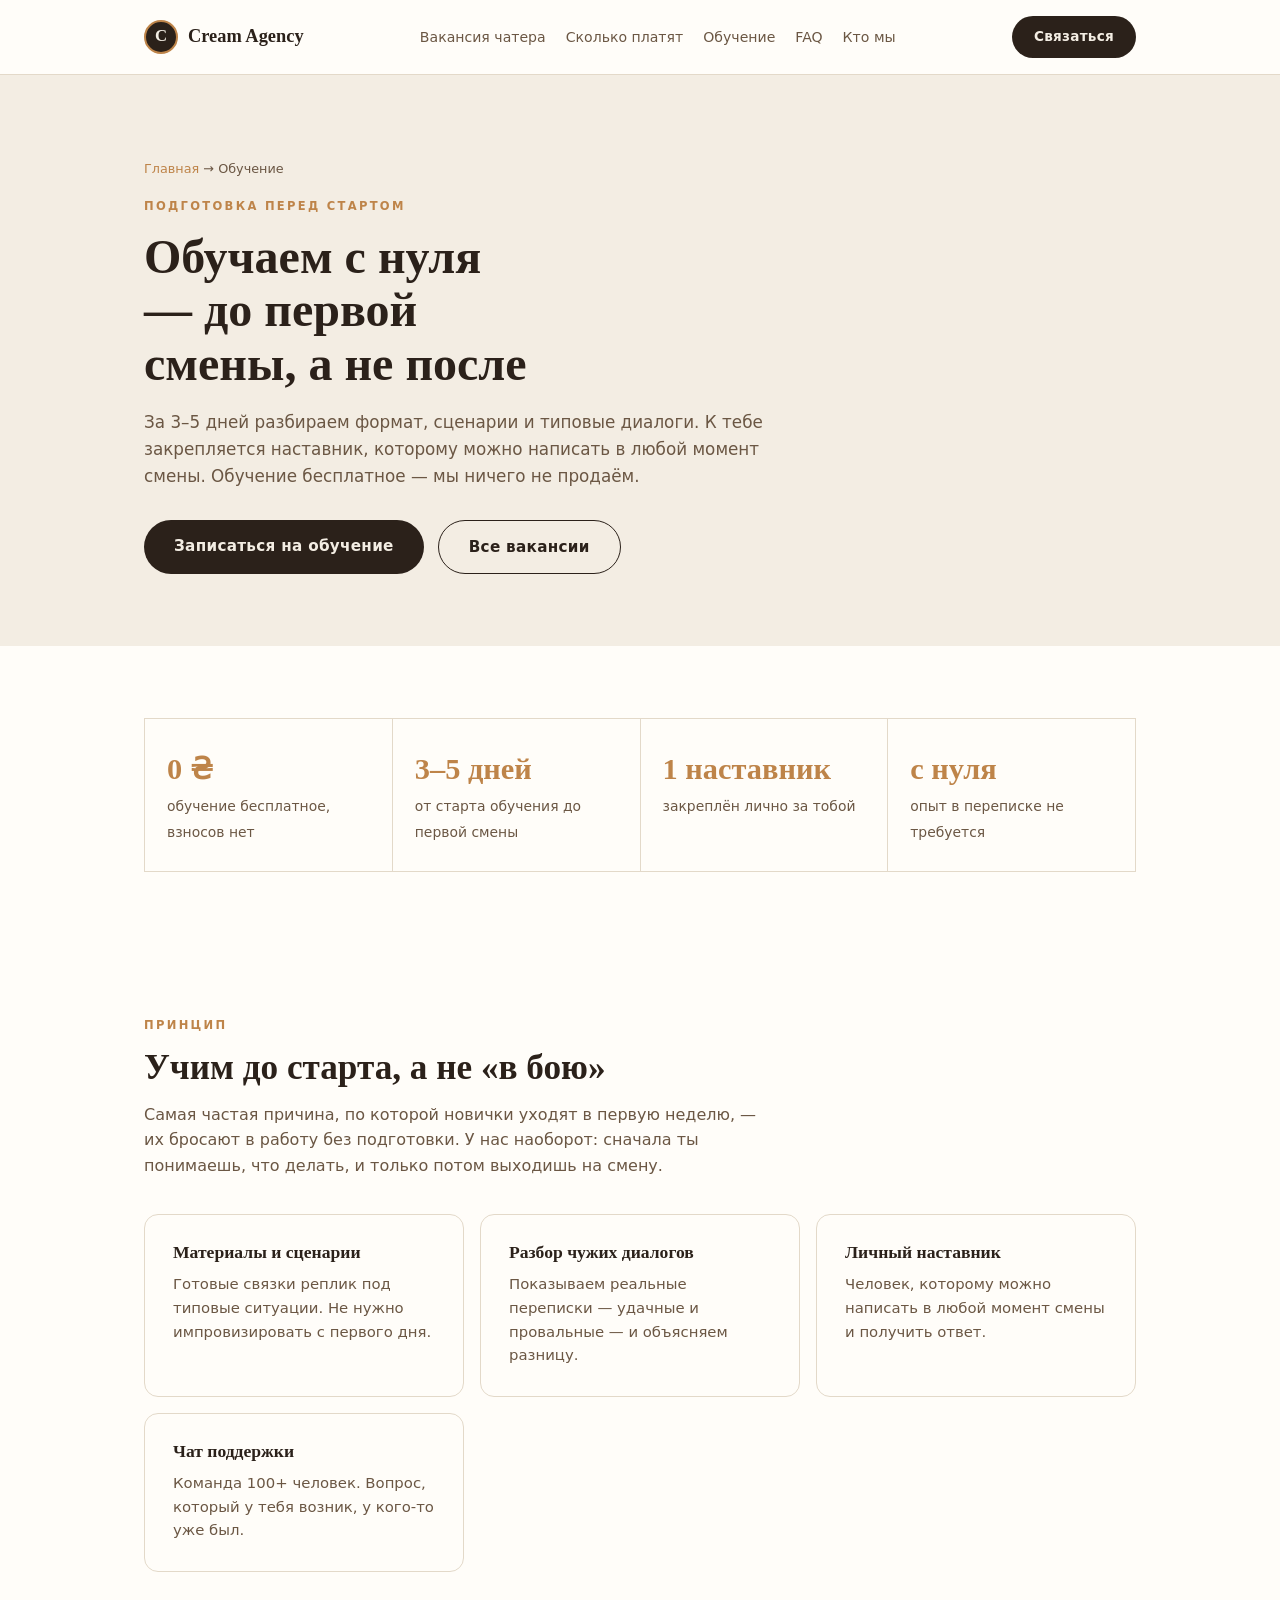
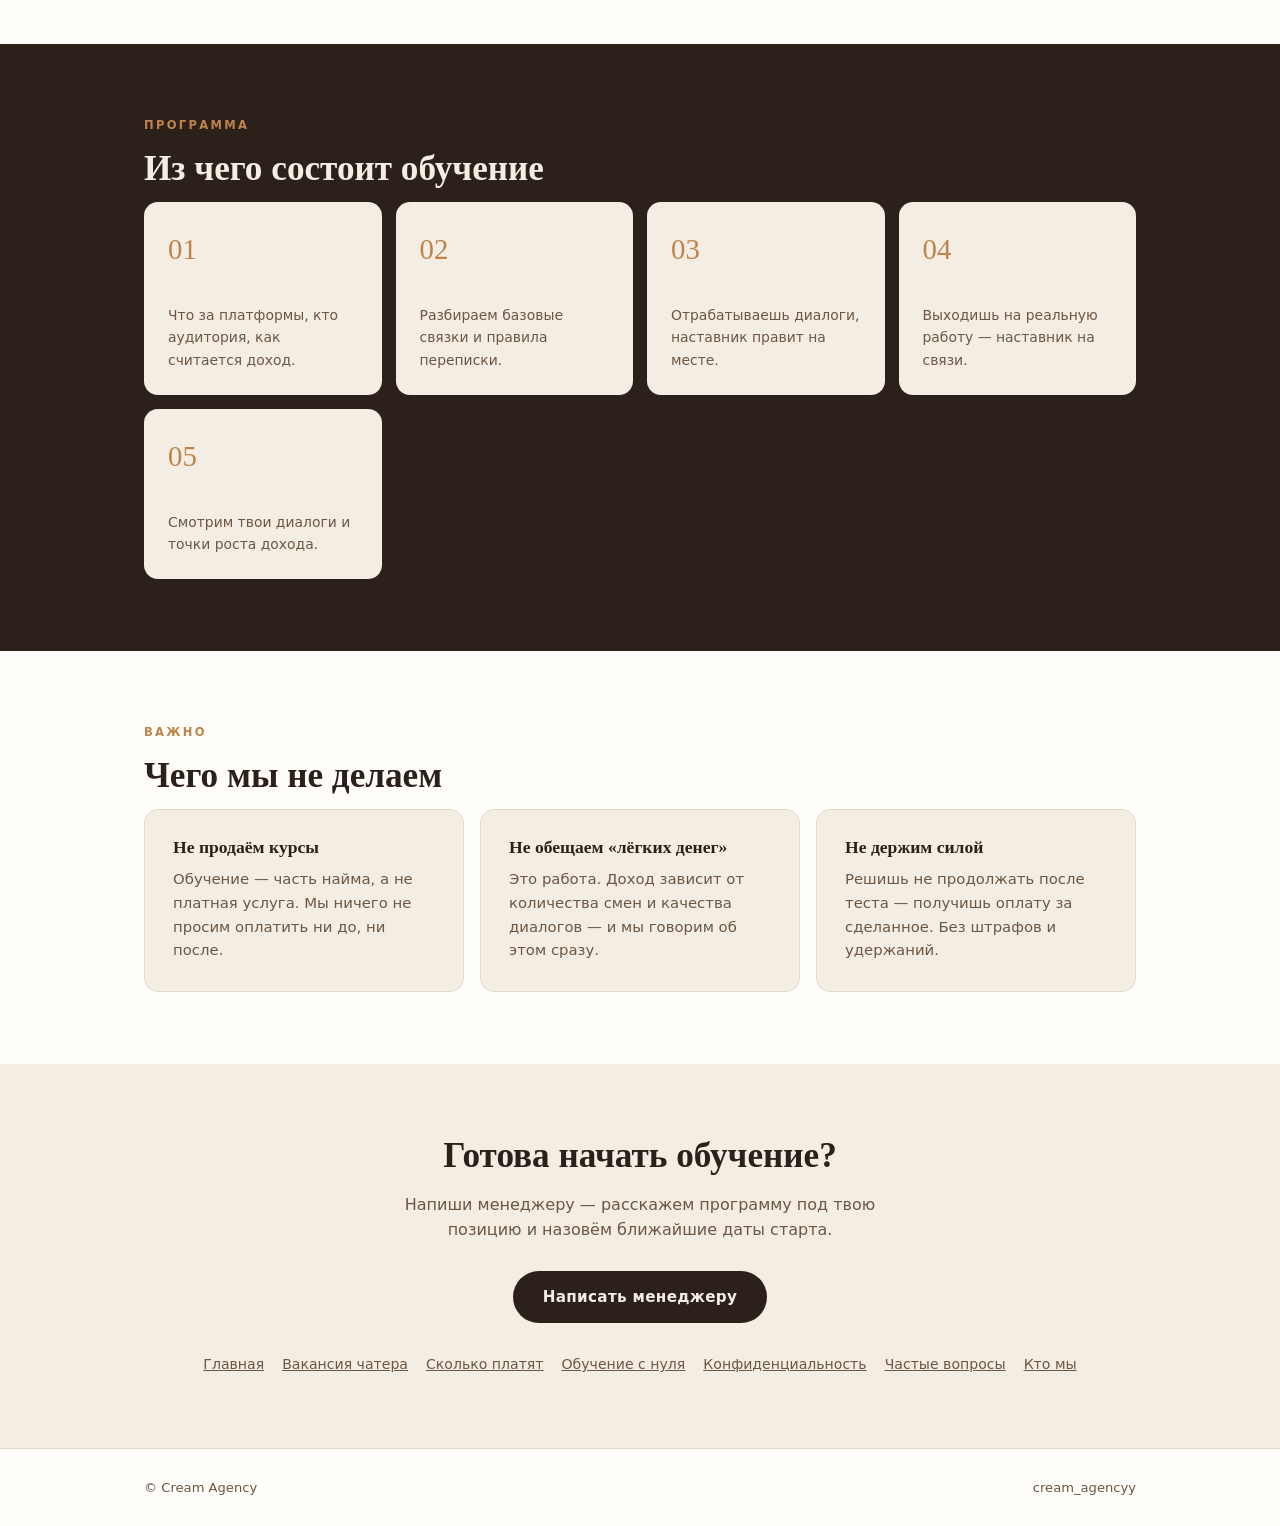
<file: training/index.html>
<!doctype html>
<html lang="ru">
<head>
<meta charset="utf-8">
<meta name="viewport" content="width=device-width, initial-scale=1">
<title>Обучение оператора чата с нуля — бесплатно | Cream Agency</title>
<meta name="description" content="Учим работе оператором чата с нуля за 3–5 дней: материалы, сценарии, разбор диалогов и личный наставник. Обучение бесплатное, стартовых взносов нет.">
<link rel="canonical" href="https://creamagencyy.com/training/">
<meta property="og:type" content="website">
<meta property="og:url" content="https://creamagencyy.com/training/">
<meta property="og:title" content="Обучение с нуля — бесплатно">
<meta property="og:description" content="Материалы, сценарии, разбор диалогов и личный наставник. Взносов и платных курсов нет.">
<meta property="og:image" content="https://creamagencyy.com/og-image.png">
<meta name="twitter:card" content="summary">
<link rel="icon" href="/favicon.ico" sizes="any">
<link rel="icon" type="image/png" sizes="96x96" href="/favicon-96.png">
<link rel="apple-touch-icon" href="/apple-touch-icon.png">
<!-- Meta Pixel -->
<script>
!function(f,b,e,v,n,t,s)
{if(f.fbq)return;n=f.fbq=function(){n.callMethod?
n.callMethod.apply(n,arguments):n.queue.push(arguments)};
if(!f._fbq)f._fbq=n;n.push=n;n.loaded=!0;n.version='2.0';
n.queue=[];t=b.createElement(e);t.async=!0;
t.src=v;s=b.getElementsByTagName(e)[0];
s.parentNode.insertBefore(t,s)}(window,document,'script',
'https://connect.facebook.net/en_US/fbevents.js');
fbq('init', '1474831437740083');
fbq('track', 'PageView');
</script>
<noscript><img height="1" width="1" style="display:none" src="https://www.facebook.com/tr?id=1474831437740083&ev=PageView&noscript=1"></noscript>
<!-- End Meta Pixel -->
<!-- Google tag (gtag.js) -->
<script async src="https://www.googletagmanager.com/gtag/js?id=AW-18394571169"></script>
<script>
  window.dataLayer = window.dataLayer || [];
  function gtag(){dataLayer.push(arguments);}
  gtag('js', new Date());
  gtag('config', 'AW-18394571169');
</script>
<!-- End Google tag -->
<link rel="stylesheet" href="/assets/page.css">
</head>
<body>

<header>
  <div class="nav">
    <a class="logo" href="/"><span class="c">C</span>Cream Agency</a>
    <nav>
      <a href="/vacancy/">Вакансия чатера</a>
      <a href="/payouts/">Сколько платят</a>
      <a href="/training/">Обучение</a>
      <a href="/faq/">FAQ</a>
      <a href="/about/">Кто мы</a>
    </nav>
    <a class="btn" href="https://t.me/crystaliiiikkm" target="_blank" rel="noopener" style="padding:10px 22px; font-size:.85rem;" data-meta-event="lead" data-btn="Связаться" data-loc="header" data-dest="telegram">Связаться</a>
  </div>
</header>

<section class="hero">
  <div class="wrap">
    <div class="crumbs"><a href="/">Главная</a> → Обучение</div>
    <div class="eyebrow">Подготовка перед стартом</div>
    <h1>Обучаем с нуля — до первой смены, а не после</h1>
    <p>За 3–5 дней разбираем формат, сценарии и типовые диалоги. К тебе закрепляется наставник, которому можно написать в любой момент смены. Обучение бесплатное — мы ничего не продаём.</p>
    <div class="cta">
      <a class="btn" href="https://t.me/crystaliiiikkm" target="_blank" rel="noopener" data-meta-event="lead" data-btn="Записаться на обучение" data-loc="hero" data-dest="telegram">Записаться на обучение</a>
      <a class="btn ghost" href="/#jobs">Все вакансии</a>
    </div>
  </div>
</section>

<section>
  <div class="wrap">
    <div class="stats">
      <div class="stat"><b>0 ₴</b><span>обучение бесплатное, взносов нет</span></div>
      <div class="stat"><b>3–5 дней</b><span>от старта обучения до первой смены</span></div>
      <div class="stat"><b>1 наставник</b><span>закреплён лично за тобой</span></div>
      <div class="stat"><b>с нуля</b><span>опыт в переписке не требуется</span></div>
    </div>
  </div>
</section>

<section>
  <div class="wrap">
    <div class="eyebrow">Принцип</div>
    <h2>Учим до старта, а не «в бою»</h2>
    <p class="lead">Самая частая причина, по которой новички уходят в первую неделю, — их бросают в работу без подготовки. У нас наоборот: сначала ты понимаешь, что делать, и только потом выходишь на смену.</p>
    <div class="cards">
      <div class="card"><h3>Материалы и сценарии</h3><p>Готовые связки реплик под типовые ситуации. Не нужно импровизировать с первого дня.</p></div>
      <div class="card"><h3>Разбор чужих диалогов</h3><p>Показываем реальные переписки — удачные и провальные — и объясняем разницу.</p></div>
      <div class="card"><h3>Личный наставник</h3><p>Человек, которому можно написать в любой момент смены и получить ответ.</p></div>
      <div class="card"><h3>Чат поддержки</h3><p>Команда 100+ человек. Вопрос, который у тебя возник, у кого-то уже был.</p></div>
    </div>
  </div>
</section>

<section class="dark">
  <div class="wrap">
    <div class="eyebrow">Программа</div>
    <h2>Из чего состоит обучение</h2>
    <div class="steps">
      <div class="step"><h3>Знакомство с форматом</h3><p>Что за платформы, кто аудитория, как считается доход.</p></div>
      <div class="step"><h3>Сценарии и материалы</h3><p>Разбираем базовые связки и правила переписки.</p></div>
      <div class="step"><h3>Тренировка</h3><p>Отрабатываешь диалоги, наставник правит на месте.</p></div>
      <div class="step"><h3>Первая смена</h3><p>Выходишь на реальную работу — наставник на связи.</p></div>
      <div class="step"><h3>Разбор недели</h3><p>Смотрим твои диалоги и точки роста дохода.</p></div>
    </div>
  </div>
</section>

<section>
  <div class="wrap">
    <div class="eyebrow">Важно</div>
    <h2>Чего мы не делаем</h2>
    <div class="cards">
      <div class="card tint"><h3>Не продаём курсы</h3><p>Обучение — часть найма, а не платная услуга. Мы ничего не просим оплатить ни до, ни после.</p></div>
      <div class="card tint"><h3>Не обещаем «лёгких денег»</h3><p>Это работа. Доход зависит от количества смен и качества диалогов — и мы говорим об этом сразу.</p></div>
      <div class="card tint"><h3>Не держим силой</h3><p>Решишь не продолжать после теста — получишь оплату за сделанное. Без штрафов и удержаний.</p></div>
    </div>
  </div>
</section>

<section class="final">
  <div class="wrap">
    <h2>Готова начать обучение?</h2>
    <p>Напиши менеджеру — расскажем программу под твою позицию и назовём ближайшие даты старта.</p>
    <a class="btn" href="https://t.me/crystaliiiikkm" target="_blank" rel="noopener" data-meta-event="lead" data-btn="Написать менеджеру" data-loc="final" data-dest="telegram">Написать менеджеру</a>
    <div class="links">
      <a href="/">Главная</a>
      <a href="/vacancy/">Вакансия чатера</a>
      <a href="/payouts/">Сколько платят</a>
      <a href="/training/">Обучение с нуля</a>
      <a href="/privacy/">Конфиденциальность</a>
      <a href="/faq/">Частые вопросы</a>
      <a href="/about/">Кто мы</a>
    </div>
  </div>
</section>

<footer>
  <div class="wrap">
    <span>© Cream Agency</span>
    <span>cream_agencyy</span>
  </div>
</footer>

<div class="mobilebar"><a class="btn" href="https://t.me/crystaliiiikkm" target="_blank" rel="noopener" data-meta-event="lead" data-btn="Написать менеджеру в Telegram" data-loc="mobilebar" data-dest="telegram">Написать менеджеру в Telegram</a></div>

<script>
(function(){
  var LEAD_KEY = 'cream_lead_sent';
  var ADS_KEY = 'cream_ads_conv_sent';
  var ADS_SEND_TO = 'AW-18394571169/a4uWCIO2juMcEKHDm8NE';

  function alreadySent(key){
    try { return sessionStorage.getItem(key) === '1'; } catch(err) { return false; }
  }
  function markSent(key){
    try { sessionStorage.setItem(key, '1'); } catch(err) {}
  }

  document.addEventListener('click', function(e){
    var el = e.target.closest('[data-meta-event="lead"]');
    if(!el) return;
    var params = {
      content_name: el.getAttribute('data-btn') || '',
      button_location: el.getAttribute('data-loc') || '',
      destination: el.getAttribute('data-dest') || ''
    };

    if(typeof fbq === 'function'){
      if(!alreadySent(LEAD_KEY)){
        fbq('track', 'Lead', params);
        markSent(LEAD_KEY);
      }
      fbq('trackCustom', 'CTAClick', params);
    }

    if(typeof gtag === 'function' && !alreadySent(ADS_KEY)){
      gtag('event', 'conversion', {
        send_to: ADS_SEND_TO,
        value: 50,
        currency: 'PLN'
      });
      markSent(ADS_KEY);
    }
  });
})();
</script>

</body>
</html>
</file>
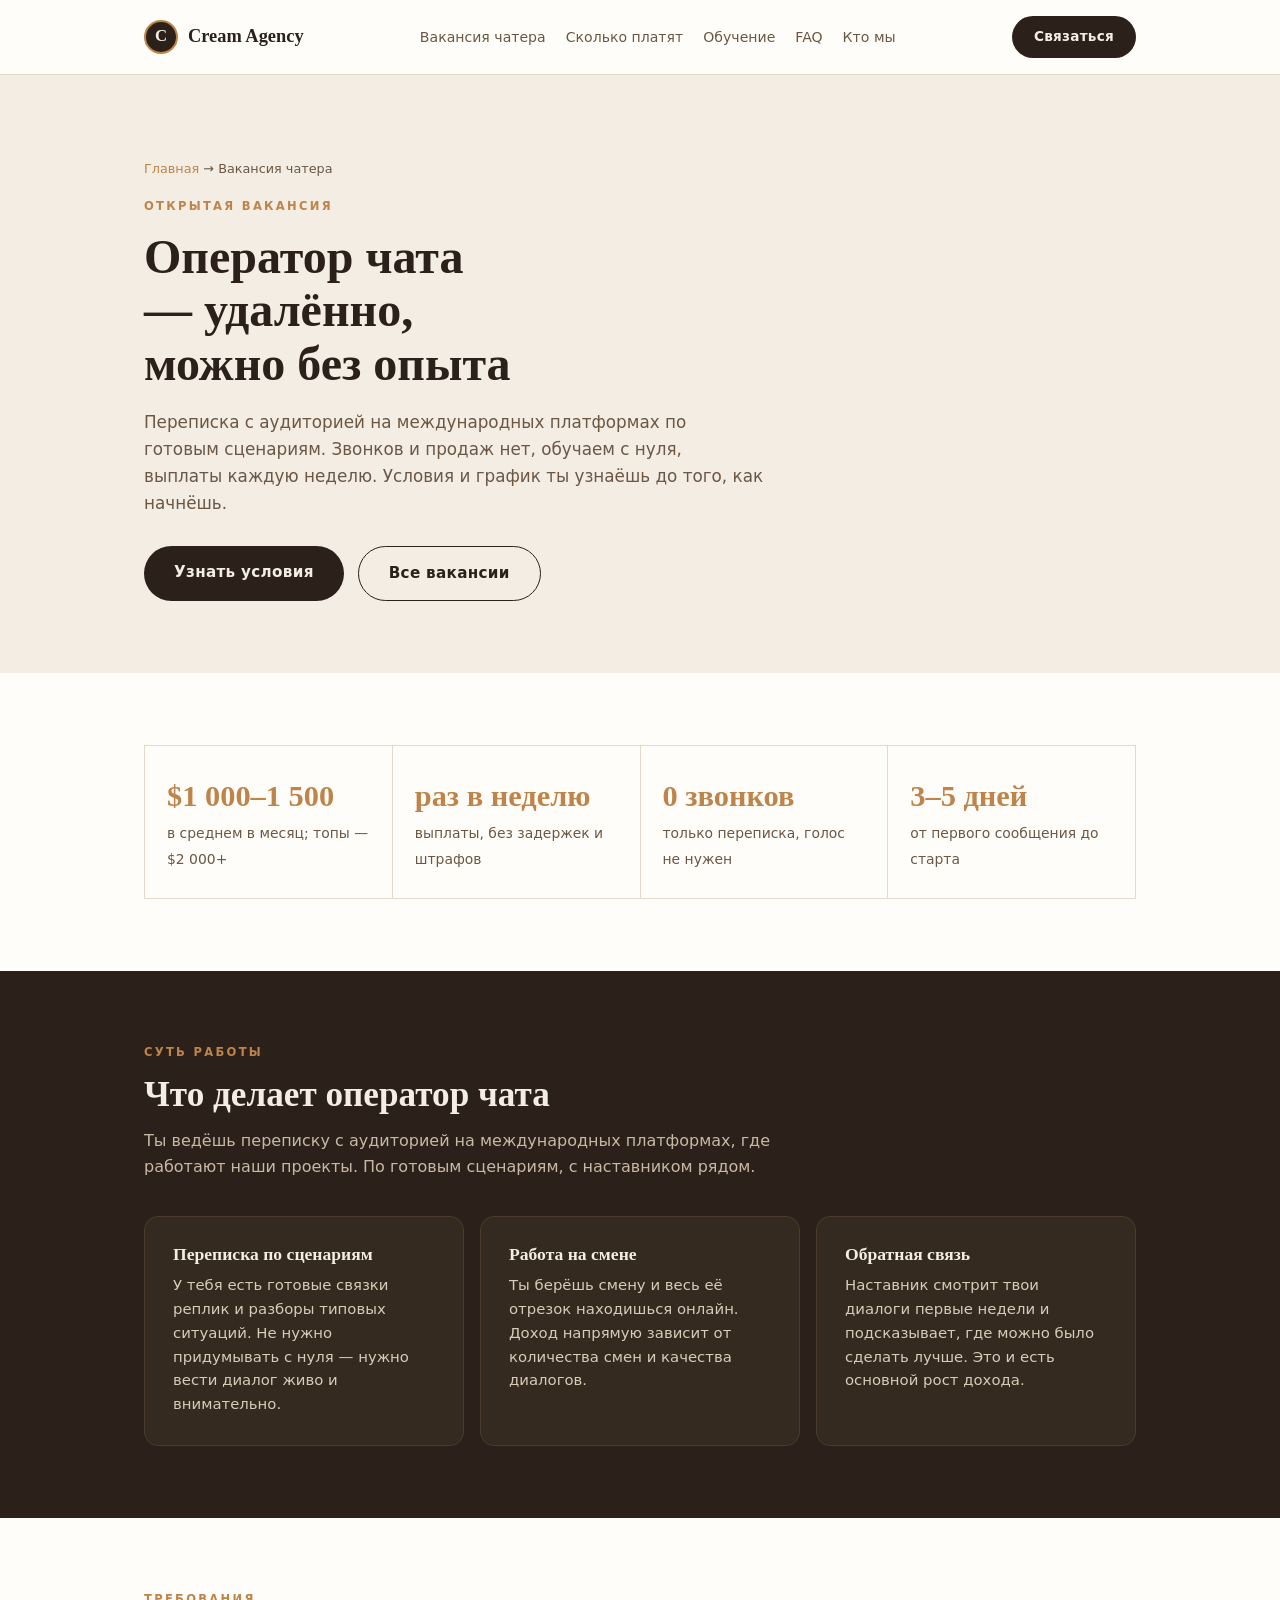
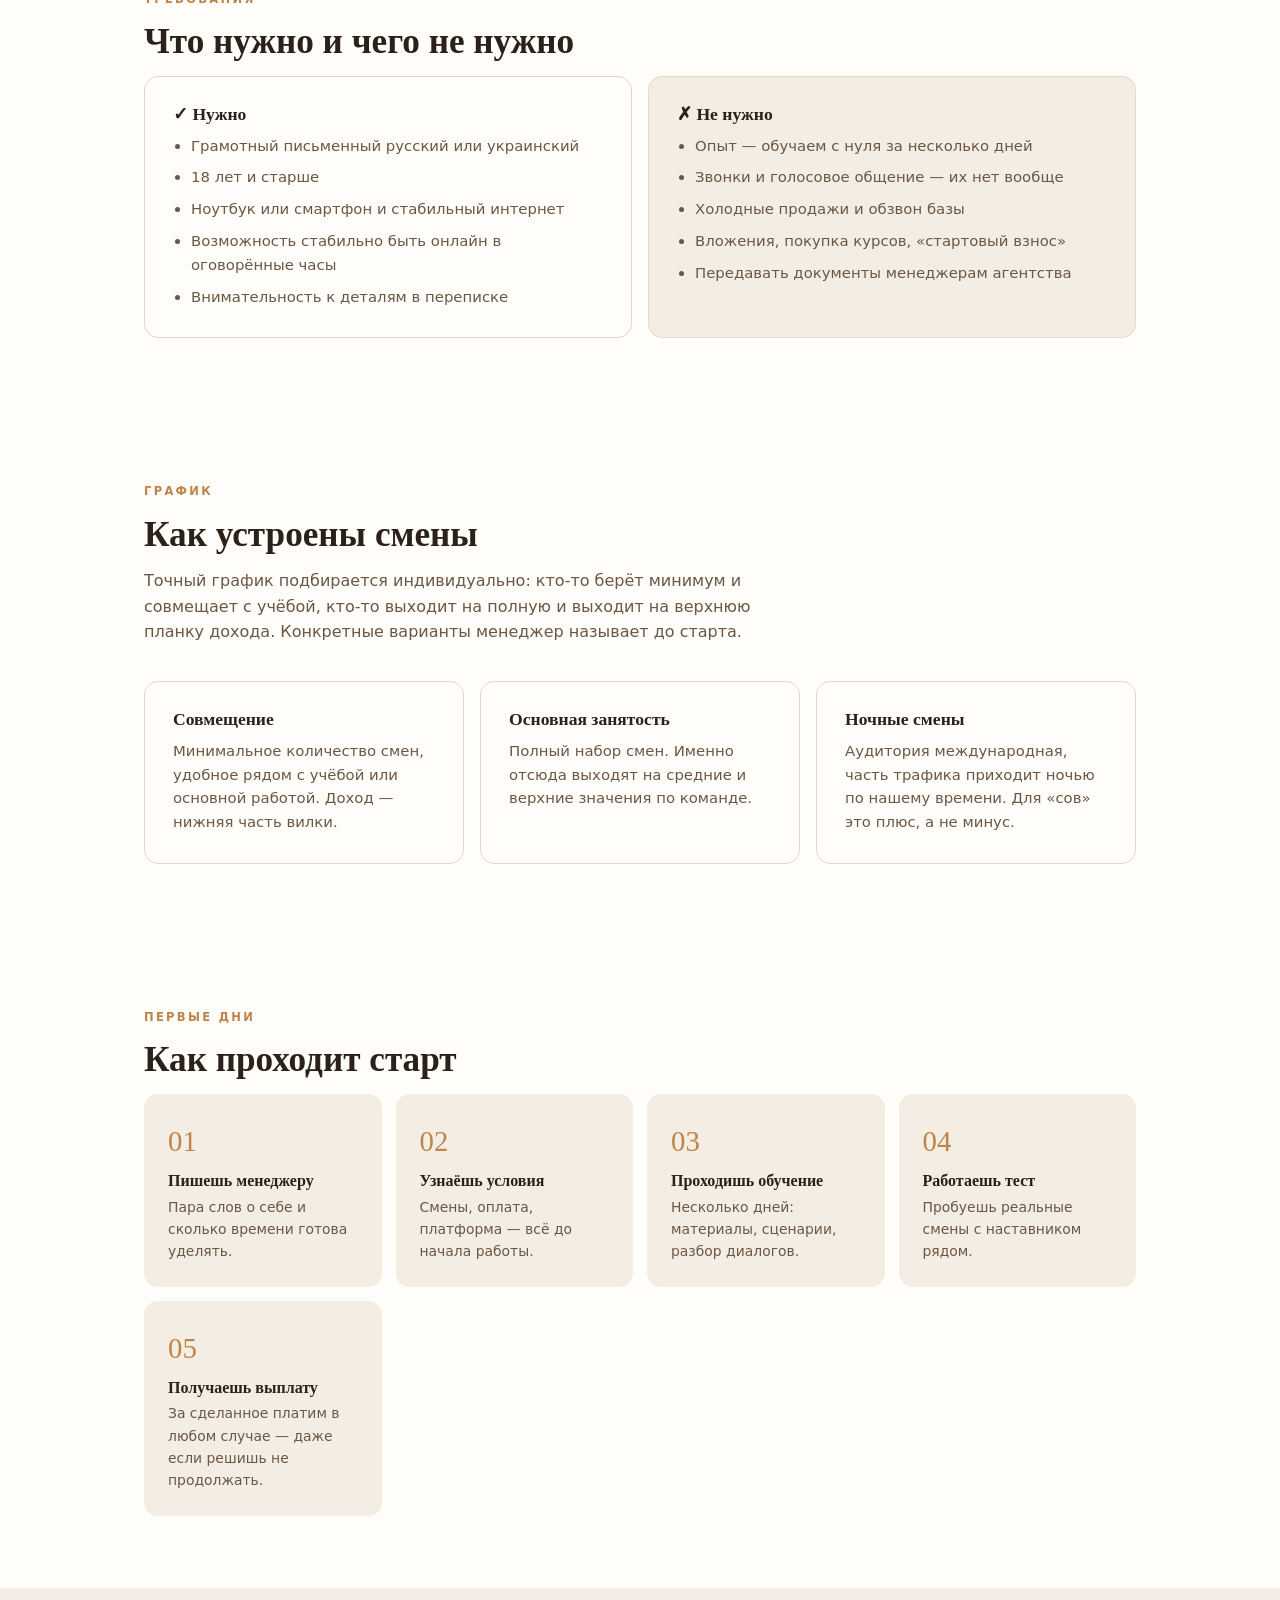
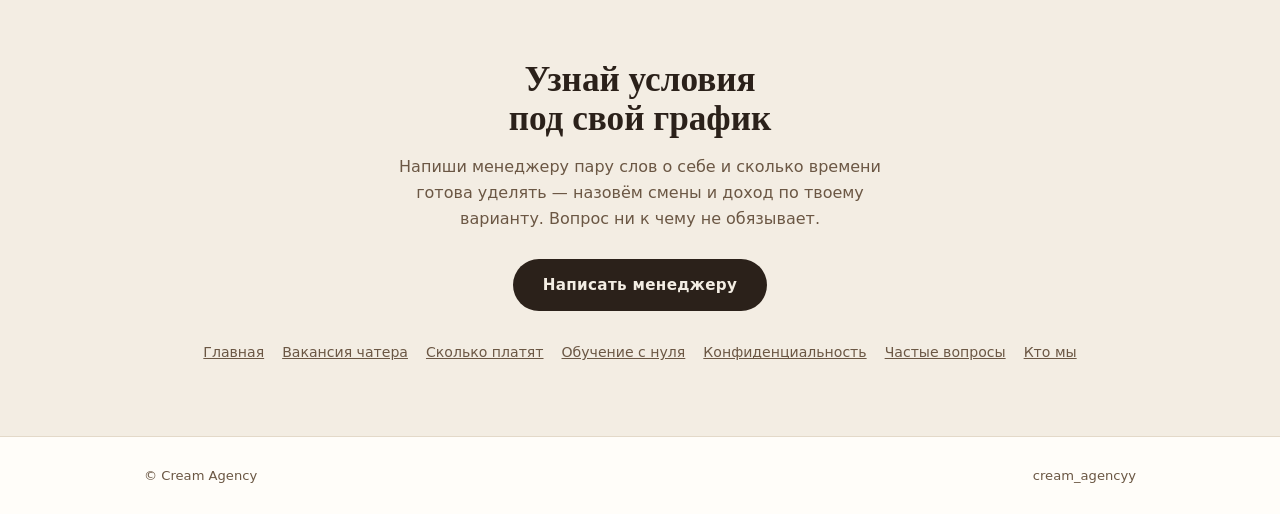
<file: vacancy/index.html>
<!doctype html>
<html lang="ru">
<head>
<meta charset="utf-8">
<meta name="viewport" content="width=device-width, initial-scale=1">
<title>Вакансия оператора чата — работа чатером удалённо | Cream Agency</title>
<meta name="description" content="Открыта вакансия оператора чата: удалённо, без звонков и продаж, обучение с нуля, выплаты каждую неделю. Условия, требования и график — на странице.">
<link rel="canonical" href="https://creamagencyy.com/vacancy/">
<meta property="og:type" content="website">
<meta property="og:url" content="https://creamagencyy.com/vacancy/">
<meta property="og:title" content="Вакансия: оператор чата — удалённо">
<meta property="og:description" content="Без звонков и продаж, обучение с нуля, выплаты каждую неделю. Условия узнаёшь до старта.">
<meta property="og:image" content="https://creamagencyy.com/og-image.png">
<meta name="twitter:card" content="summary">
<link rel="icon" href="/favicon.ico" sizes="any">
<link rel="icon" type="image/png" sizes="96x96" href="/favicon-96.png">
<link rel="apple-touch-icon" href="/apple-touch-icon.png">
<!-- Meta Pixel -->
<script>
!function(f,b,e,v,n,t,s)
{if(f.fbq)return;n=f.fbq=function(){n.callMethod?
n.callMethod.apply(n,arguments):n.queue.push(arguments)};
if(!f._fbq)f._fbq=n;n.push=n;n.loaded=!0;n.version='2.0';
n.queue=[];t=b.createElement(e);t.async=!0;
t.src=v;s=b.getElementsByTagName(e)[0];
s.parentNode.insertBefore(t,s)}(window,document,'script',
'https://connect.facebook.net/en_US/fbevents.js');
fbq('init', '1474831437740083');
fbq('track', 'PageView');
</script>
<noscript><img height="1" width="1" style="display:none" src="https://www.facebook.com/tr?id=1474831437740083&ev=PageView&noscript=1"></noscript>
<!-- End Meta Pixel -->
<!-- Google tag (gtag.js) -->
<script async src="https://www.googletagmanager.com/gtag/js?id=AW-18394571169"></script>
<script>
  window.dataLayer = window.dataLayer || [];
  function gtag(){dataLayer.push(arguments);}
  gtag('js', new Date());
  gtag('config', 'AW-18394571169');
</script>
<!-- End Google tag -->
<link rel="stylesheet" href="/assets/page.css">
</head>
<body>

<header>
  <div class="nav">
    <a class="logo" href="/"><span class="c">C</span>Cream Agency</a>
    <nav>
      <a href="/vacancy/">Вакансия чатера</a>
      <a href="/payouts/">Сколько платят</a>
      <a href="/training/">Обучение</a>
      <a href="/faq/">FAQ</a>
      <a href="/about/">Кто мы</a>
    </nav>
    <a class="btn" href="https://t.me/crystaliiiikkm" target="_blank" rel="noopener" style="padding:10px 22px; font-size:.85rem;" data-meta-event="lead" data-btn="Связаться" data-loc="header" data-dest="telegram">Связаться</a>
  </div>
</header>

<section class="hero">
  <div class="wrap">
    <div class="crumbs"><a href="/">Главная</a> → Вакансия чатера</div>
    <div class="eyebrow">Открытая вакансия</div>
    <h1>Оператор чата — удалённо, можно без опыта</h1>
    <p>Переписка с аудиторией на международных платформах по готовым сценариям. Звонков и продаж нет, обучаем с нуля, выплаты каждую неделю. Условия и график ты узнаёшь до того, как начнёшь.</p>
    <div class="cta">
      <a class="btn" href="https://t.me/crystaliiiikkm" target="_blank" rel="noopener" data-meta-event="lead" data-btn="Узнать условия" data-loc="hero" data-dest="telegram">Узнать условия</a>
      <a class="btn ghost" href="/#jobs">Все вакансии</a>
    </div>
  </div>
</section>

<section>
  <div class="wrap">
    <div class="stats">
      <div class="stat"><b>$1 000–1 500</b><span>в среднем в месяц; топы — $2 000+</span></div>
      <div class="stat"><b>раз в неделю</b><span>выплаты, без задержек и штрафов</span></div>
      <div class="stat"><b>0 звонков</b><span>только переписка, голос не нужен</span></div>
      <div class="stat"><b>3–5 дней</b><span>от первого сообщения до старта</span></div>
    </div>
  </div>
</section>

<section class="dark">
  <div class="wrap">
    <div class="eyebrow">Суть работы</div>
    <h2>Что делает оператор чата</h2>
    <p class="lead">Ты ведёшь переписку с аудиторией на международных платформах, где работают наши проекты. По готовым сценариям, с наставником рядом.</p>
    <div class="cards">
      <div class="card">
        <h3>Переписка по сценариям</h3>
        <p>У тебя есть готовые связки реплик и разборы типовых ситуаций. Не нужно придумывать с нуля — нужно вести диалог живо и внимательно.</p>
      </div>
      <div class="card">
        <h3>Работа на смене</h3>
        <p>Ты берёшь смену и весь её отрезок находишься онлайн. Доход напрямую зависит от количества смен и качества диалогов.</p>
      </div>
      <div class="card">
        <h3>Обратная связь</h3>
        <p>Наставник смотрит твои диалоги первые недели и подсказывает, где можно было сделать лучше. Это и есть основной рост дохода.</p>
      </div>
    </div>
  </div>
</section>

<section>
  <div class="wrap">
    <div class="eyebrow">Требования</div>
    <h2>Что нужно и чего не нужно</h2>
    <div class="cards">
      <div class="card">
        <h3>✓ Нужно</h3>
        <ul>
          <li>Грамотный письменный русский или украинский</li>
          <li>18 лет и старше</li>
          <li>Ноутбук или смартфон и стабильный интернет</li>
          <li>Возможность стабильно быть онлайн в оговорённые часы</li>
          <li>Внимательность к деталям в переписке</li>
        </ul>
      </div>
      <div class="card tint">
        <h3>✗ Не нужно</h3>
        <ul>
          <li>Опыт — обучаем с нуля за несколько дней</li>
          <li>Звонки и голосовое общение — их нет вообще</li>
          <li>Холодные продажи и обзвон базы</li>
          <li>Вложения, покупка курсов, «стартовый взнос»</li>
          <li>Передавать документы менеджерам агентства</li>
        </ul>
      </div>
    </div>
  </div>
</section>

<section>
  <div class="wrap">
    <div class="eyebrow">График</div>
    <h2>Как устроены смены</h2>
    <p class="lead">Точный график подбирается индивидуально: кто-то берёт минимум и совмещает с учёбой, кто-то выходит на полную и выходит на верхнюю планку дохода. Конкретные варианты менеджер называет до старта.</p>
    <div class="cards">
      <div class="card"><h3>Совмещение</h3><p>Минимальное количество смен, удобное рядом с учёбой или основной работой. Доход — нижняя часть вилки.</p></div>
      <div class="card"><h3>Основная занятость</h3><p>Полный набор смен. Именно отсюда выходят на средние и верхние значения по команде.</p></div>
      <div class="card"><h3>Ночные смены</h3><p>Аудитория международная, часть трафика приходит ночью по нашему времени. Для «сов» это плюс, а не минус.</p></div>
    </div>
  </div>
</section>

<section>
  <div class="wrap">
    <div class="eyebrow">Первые дни</div>
    <h2>Как проходит старт</h2>
    <div class="steps">
      <div class="step"><h3>Пишешь менеджеру</h3><p>Пара слов о себе и сколько времени готова уделять.</p></div>
      <div class="step"><h3>Узнаёшь условия</h3><p>Смены, оплата, платформа — всё до начала работы.</p></div>
      <div class="step"><h3>Проходишь обучение</h3><p>Несколько дней: материалы, сценарии, разбор диалогов.</p></div>
      <div class="step"><h3>Работаешь тест</h3><p>Пробуешь реальные смены с наставником рядом.</p></div>
      <div class="step"><h3>Получаешь выплату</h3><p>За сделанное платим в любом случае — даже если решишь не продолжать.</p></div>
    </div>
  </div>
</section>

<section class="final">
  <div class="wrap">
    <h2>Узнай условия под свой график</h2>
    <p>Напиши менеджеру пару слов о себе и сколько времени готова уделять — назовём смены и доход по твоему варианту. Вопрос ни к чему не обязывает.</p>
    <a class="btn" href="https://t.me/crystaliiiikkm" target="_blank" rel="noopener" data-meta-event="lead" data-btn="Написать менеджеру" data-loc="final" data-dest="telegram">Написать менеджеру</a>
    <div class="links">
      <a href="/">Главная</a>
      <a href="/vacancy/">Вакансия чатера</a>
      <a href="/payouts/">Сколько платят</a>
      <a href="/training/">Обучение с нуля</a>
      <a href="/privacy/">Конфиденциальность</a>
      <a href="/faq/">Частые вопросы</a>
      <a href="/about/">Кто мы</a>
    </div>
  </div>
</section>

<footer>
  <div class="wrap">
    <span>© Cream Agency</span>
    <span>cream_agencyy</span>
  </div>
</footer>

<div class="mobilebar"><a class="btn" href="https://t.me/crystaliiiikkm" target="_blank" rel="noopener" data-meta-event="lead" data-btn="Написать менеджеру в Telegram" data-loc="mobilebar" data-dest="telegram">Написать менеджеру в Telegram</a></div>

<script>
(function(){
  var LEAD_KEY = 'cream_lead_sent';
  var ADS_KEY = 'cream_ads_conv_sent';
  var ADS_SEND_TO = 'AW-18394571169/a4uWCIO2juMcEKHDm8NE';

  function alreadySent(key){
    try { return sessionStorage.getItem(key) === '1'; } catch(err) { return false; }
  }
  function markSent(key){
    try { sessionStorage.setItem(key, '1'); } catch(err) {}
  }

  document.addEventListener('click', function(e){
    var el = e.target.closest('[data-meta-event="lead"]');
    if(!el) return;
    var params = {
      content_name: el.getAttribute('data-btn') || '',
      button_location: el.getAttribute('data-loc') || '',
      destination: el.getAttribute('data-dest') || ''
    };

    if(typeof fbq === 'function'){
      if(!alreadySent(LEAD_KEY)){
        fbq('track', 'Lead', params);
        markSent(LEAD_KEY);
      }
      fbq('trackCustom', 'CTAClick', params);
    }

    if(typeof gtag === 'function' && !alreadySent(ADS_KEY)){
      gtag('event', 'conversion', {
        send_to: ADS_SEND_TO,
        value: 50,
        currency: 'PLN'
      });
      markSent(ADS_KEY);
    }
  });
})();
</script>

</body>
</html>
</file>
<file: assets/page.css>
:root{
  --cream:#F3EDE3; --milk:#FFFDF9; --espresso:#2B211A; --caramel:#BE8449; --cocoa:#6B5744; --line:#E3D9C9;
}
*{box-sizing:border-box; margin:0;}
html{scroll-behavior:smooth;}
body{background:var(--milk); color:var(--espresso); font-family:"Segoe UI",system-ui,sans-serif; line-height:1.6;}
h1,h2,h3{font-family:Georgia,"Times New Roman",serif; line-height:1.12; text-wrap:balance; font-weight:600;}
a{color:inherit;}
.wrap{max-width:1040px; margin:0 auto; padding:0 24px;}
.eyebrow{font-size:.72rem; letter-spacing:.2em; text-transform:uppercase; color:var(--caramel); font-weight:700; margin-bottom:14px;}
.btn{display:inline-block; background:var(--espresso); color:var(--cream); padding:14px 30px; border-radius:999px; text-decoration:none; font-weight:600; font-size:.95rem; letter-spacing:.02em; transition:opacity .15s;}
.btn:hover{opacity:.85;}
.btn.ghost{background:transparent; color:var(--espresso); border:1.5px solid var(--espresso);}
section{padding:72px 0;}
h2{font-size:clamp(1.6rem,3.5vw,2.2rem); margin-bottom:14px;}
.lead{color:var(--cocoa); max-width:62ch; margin-bottom:36px;}

header{position:sticky; top:0; background:rgba(255,253,249,.93); backdrop-filter:blur(8px); border-bottom:1px solid var(--line); z-index:10;}
.nav{display:flex; align-items:center; justify-content:space-between; padding:16px 24px; max-width:1040px; margin:0 auto;}
.logo{display:flex; align-items:center; gap:10px; font-family:Georgia,serif; font-size:1.15rem; font-weight:700; text-decoration:none;}
.logo .c{width:34px; height:34px; border-radius:50%; background:var(--espresso); color:var(--cream); display:flex; align-items:center; justify-content:center; font-size:1.05rem; border:2px solid var(--caramel);}
.nav nav{display:flex; gap:20px; font-size:.88rem;}
.nav nav a{text-decoration:none; color:var(--cocoa);}
.nav nav a:hover{color:var(--espresso);}
@media (max-width:720px){ .nav nav{display:none;} }

.hero{background:var(--cream); padding:84px 0 72px;}
.hero h1{font-size:clamp(2rem,5vw,3rem); max-width:20ch; margin-bottom:18px;}
.hero p{font-size:1.05rem; max-width:58ch; color:var(--cocoa); margin-bottom:30px;}
.crumbs{font-size:.8rem; color:var(--cocoa); margin-bottom:18px;}
.crumbs a{color:var(--caramel); text-decoration:none;}
.cta{display:flex; gap:14px; flex-wrap:wrap;}

.stats{display:grid; grid-template-columns:repeat(auto-fit,minmax(190px,1fr)); gap:1px; background:var(--line); border:1px solid var(--line);}
.stat{background:var(--milk); padding:26px 22px;}
.stat b{display:block; font-family:Georgia,serif; font-size:1.9rem; color:var(--caramel); font-variant-numeric:tabular-nums;}
.stat span{font-size:.87rem; color:var(--cocoa);}

.cards{display:grid; grid-template-columns:repeat(auto-fit,minmax(280px,1fr)); gap:16px;}
.card{border:1px solid var(--line); border-radius:14px; padding:28px; background:var(--milk);}
.card.tint{background:var(--cream);}
.card h3{font-size:1.1rem; margin-bottom:10px;}
.card p{font-size:.93rem; color:var(--cocoa);}
.card ul{padding-left:18px; display:grid; gap:8px; font-size:.93rem; color:var(--cocoa); margin-top:10px;}

.steps{display:grid; grid-template-columns:repeat(auto-fit,minmax(190px,1fr)); gap:14px; counter-reset:step;}
.step{background:var(--cream); border-radius:14px; padding:24px; counter-increment:step;}
.step::before{content:"0" counter(step); font-family:Georgia,serif; font-size:1.8rem; color:var(--caramel); display:block; margin-bottom:8px;}
.step h3{font-size:1rem; margin-bottom:6px;}
.step p{font-size:.87rem; color:var(--cocoa);}

.dark{background:var(--espresso); color:var(--cream);}
.dark .eyebrow{color:var(--caramel);}
.dark .lead{color:#C9B8A4;}
.dark .card{background:#352A20; border-color:#4A3B2C;}
.dark .card p,.dark .card ul{color:#D8CBB8;}

.faq{max-width:760px;}
details{border-bottom:1px solid var(--line); padding:16px 0;}
summary{cursor:pointer; font-weight:600; font-size:1rem; list-style:none; display:flex; justify-content:space-between; gap:14px;}
summary::-webkit-details-marker{display:none;}
summary::after{content:"+"; font-family:Georgia,serif; color:var(--caramel); font-size:1.3rem; line-height:1;}
details[open] summary::after{content:"\2013";}
details p{margin-top:10px; color:var(--cocoa); font-size:.93rem; max-width:64ch;}

.final{background:var(--cream); text-align:center;}
.final h2{max-width:24ch; margin:0 auto 16px;}
.final p{max-width:52ch; margin:0 auto 28px; color:var(--cocoa);}
.links{display:flex; gap:18px; flex-wrap:wrap; justify-content:center; margin-top:30px; font-size:.88rem;}
.links a{color:var(--cocoa);}
footer{padding:28px 0; border-top:1px solid var(--line); font-size:.82rem; color:var(--cocoa);}
footer .wrap{display:flex; justify-content:space-between; gap:14px; flex-wrap:wrap;}

.mobilebar{display:none;}
@media (max-width:640px){
  section{padding:50px 0;}
  .wrap{padding:0 18px;}
  .hero{padding:56px 0 48px;}
  .hero h1{font-size:1.9rem;}
  .hero p{font-size:.98rem;}
  h2{font-size:1.45rem;}
  .lead{margin-bottom:26px; font-size:.95rem;}
  .cta{flex-direction:column;}
  .cta .btn{text-align:center; width:100%; padding:15px 20px;}
  .stats{grid-template-columns:1fr 1fr;}
  .stat{padding:18px 16px;}
  .stat b{font-size:1.45rem;}
  .stat span{font-size:.8rem;}
  .card{padding:22px;}
  .steps{grid-template-columns:1fr;}
  .step{display:grid; grid-template-columns:auto 1fr; gap:4px 16px; align-items:start; padding:18px 20px;}
  .step::before{grid-row:1 / span 2; font-size:1.5rem; margin:0;}
  .nav{padding:12px 18px;}
  .nav > .btn{display:none;}
  summary{font-size:.95rem;}
  body{padding-bottom:74px;}
  .mobilebar{display:block; position:fixed; left:0; right:0; bottom:0; z-index:20; background:rgba(255,253,249,.95); backdrop-filter:blur(8px); border-top:1px solid var(--line); padding:12px 18px;}
  .mobilebar .btn{display:block; text-align:center; width:100%; padding:14px;}
}
</file>
